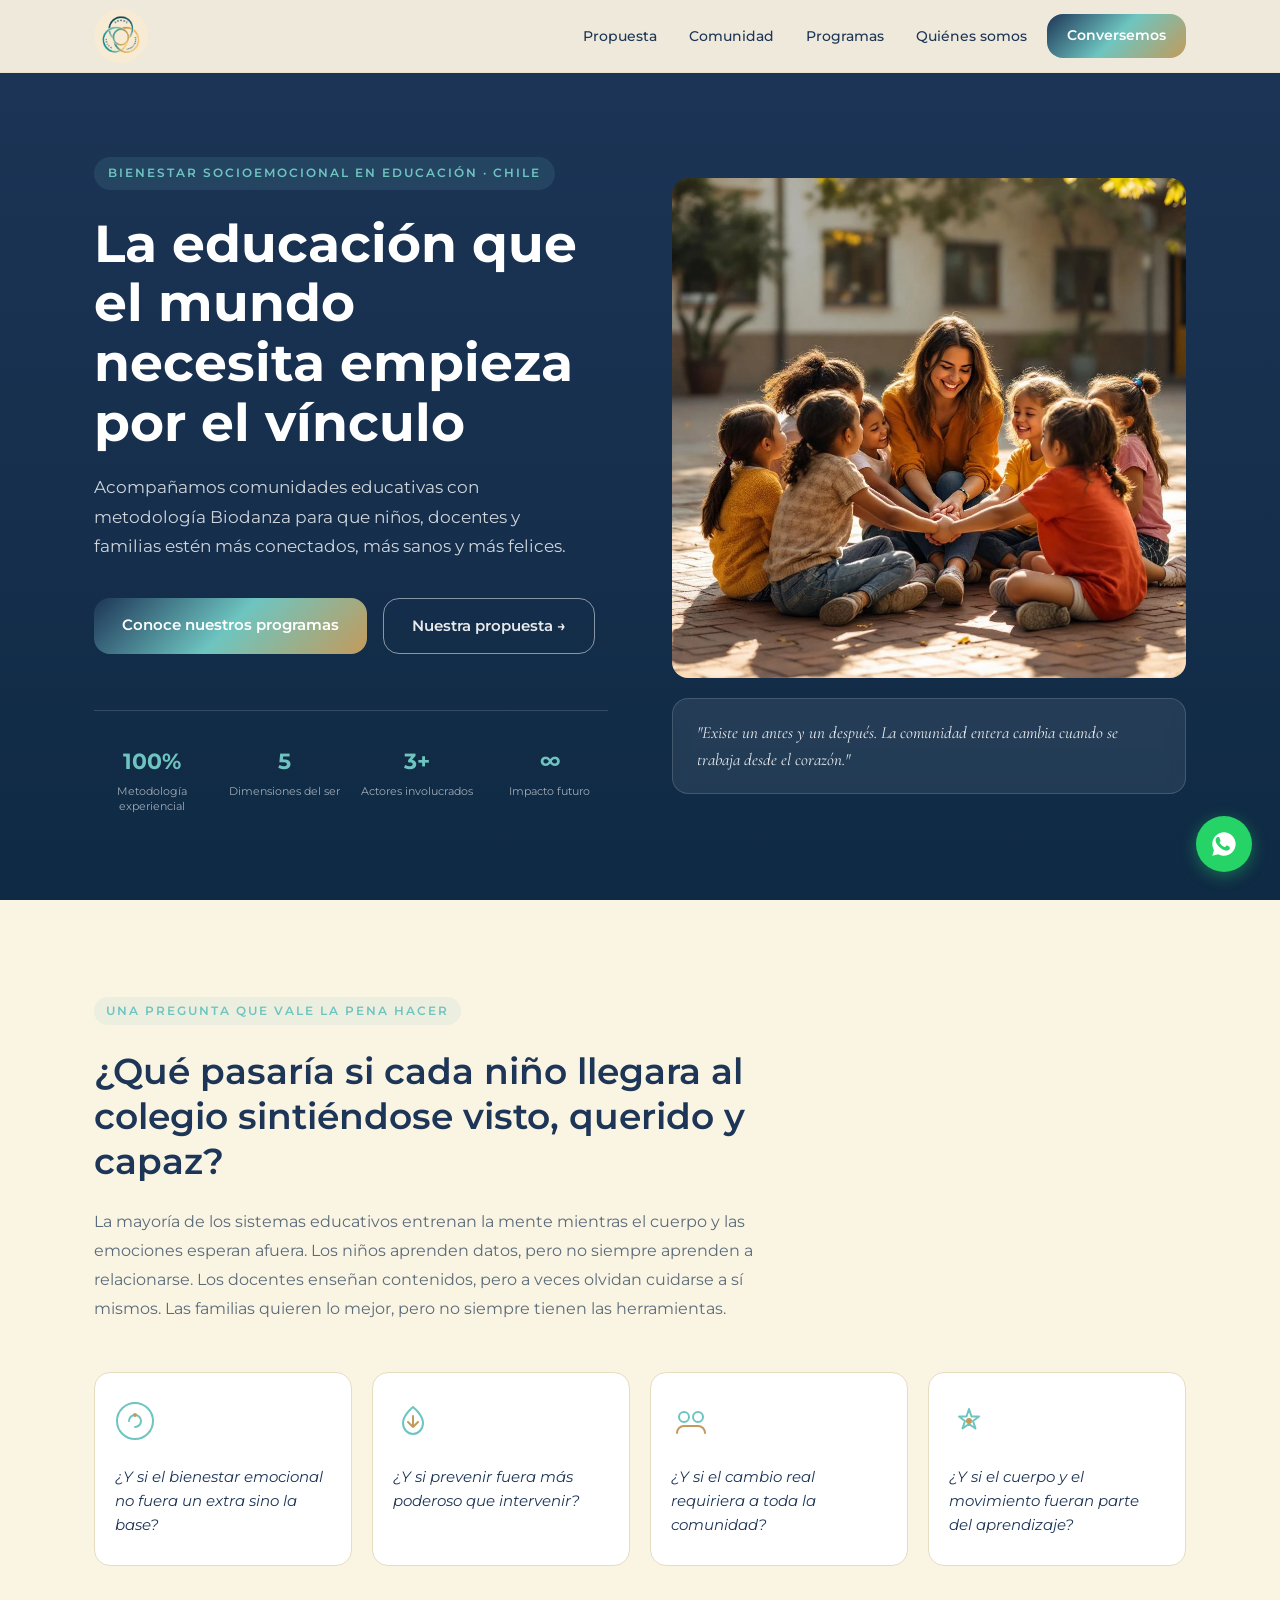
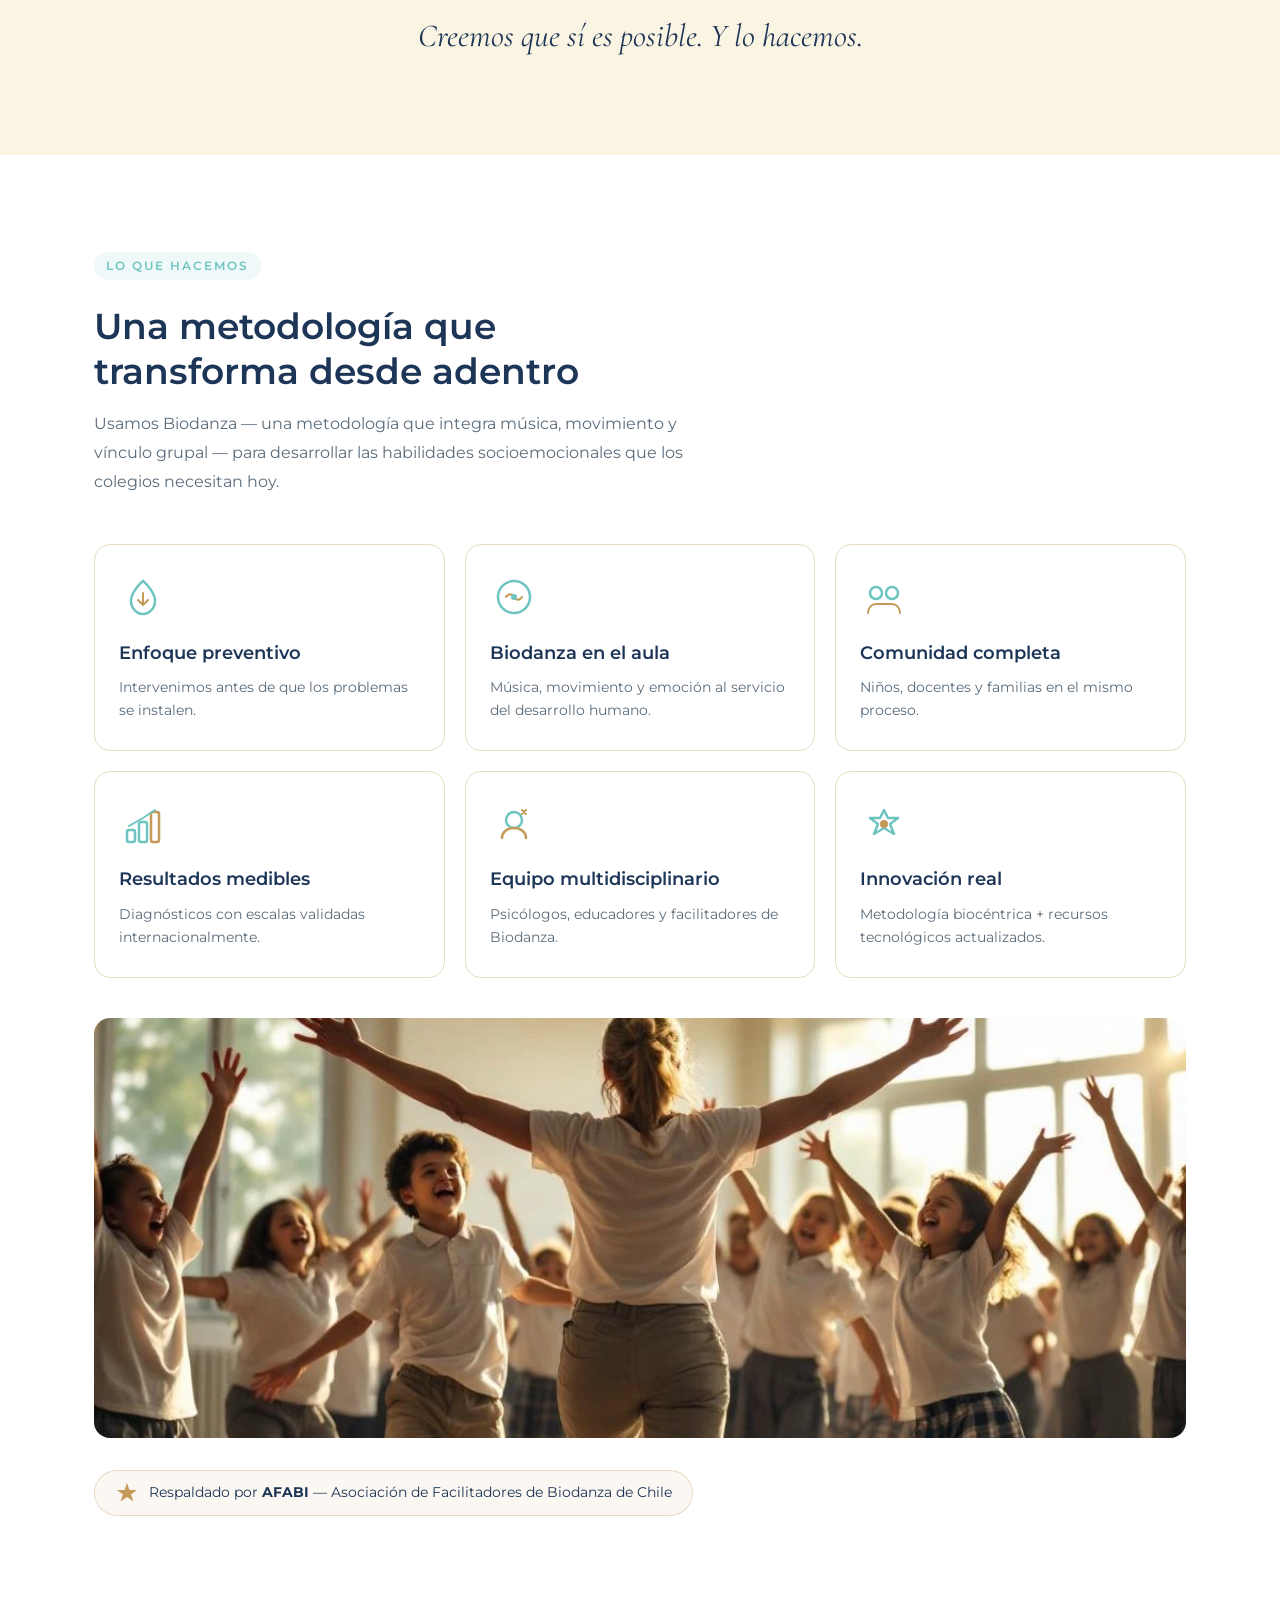
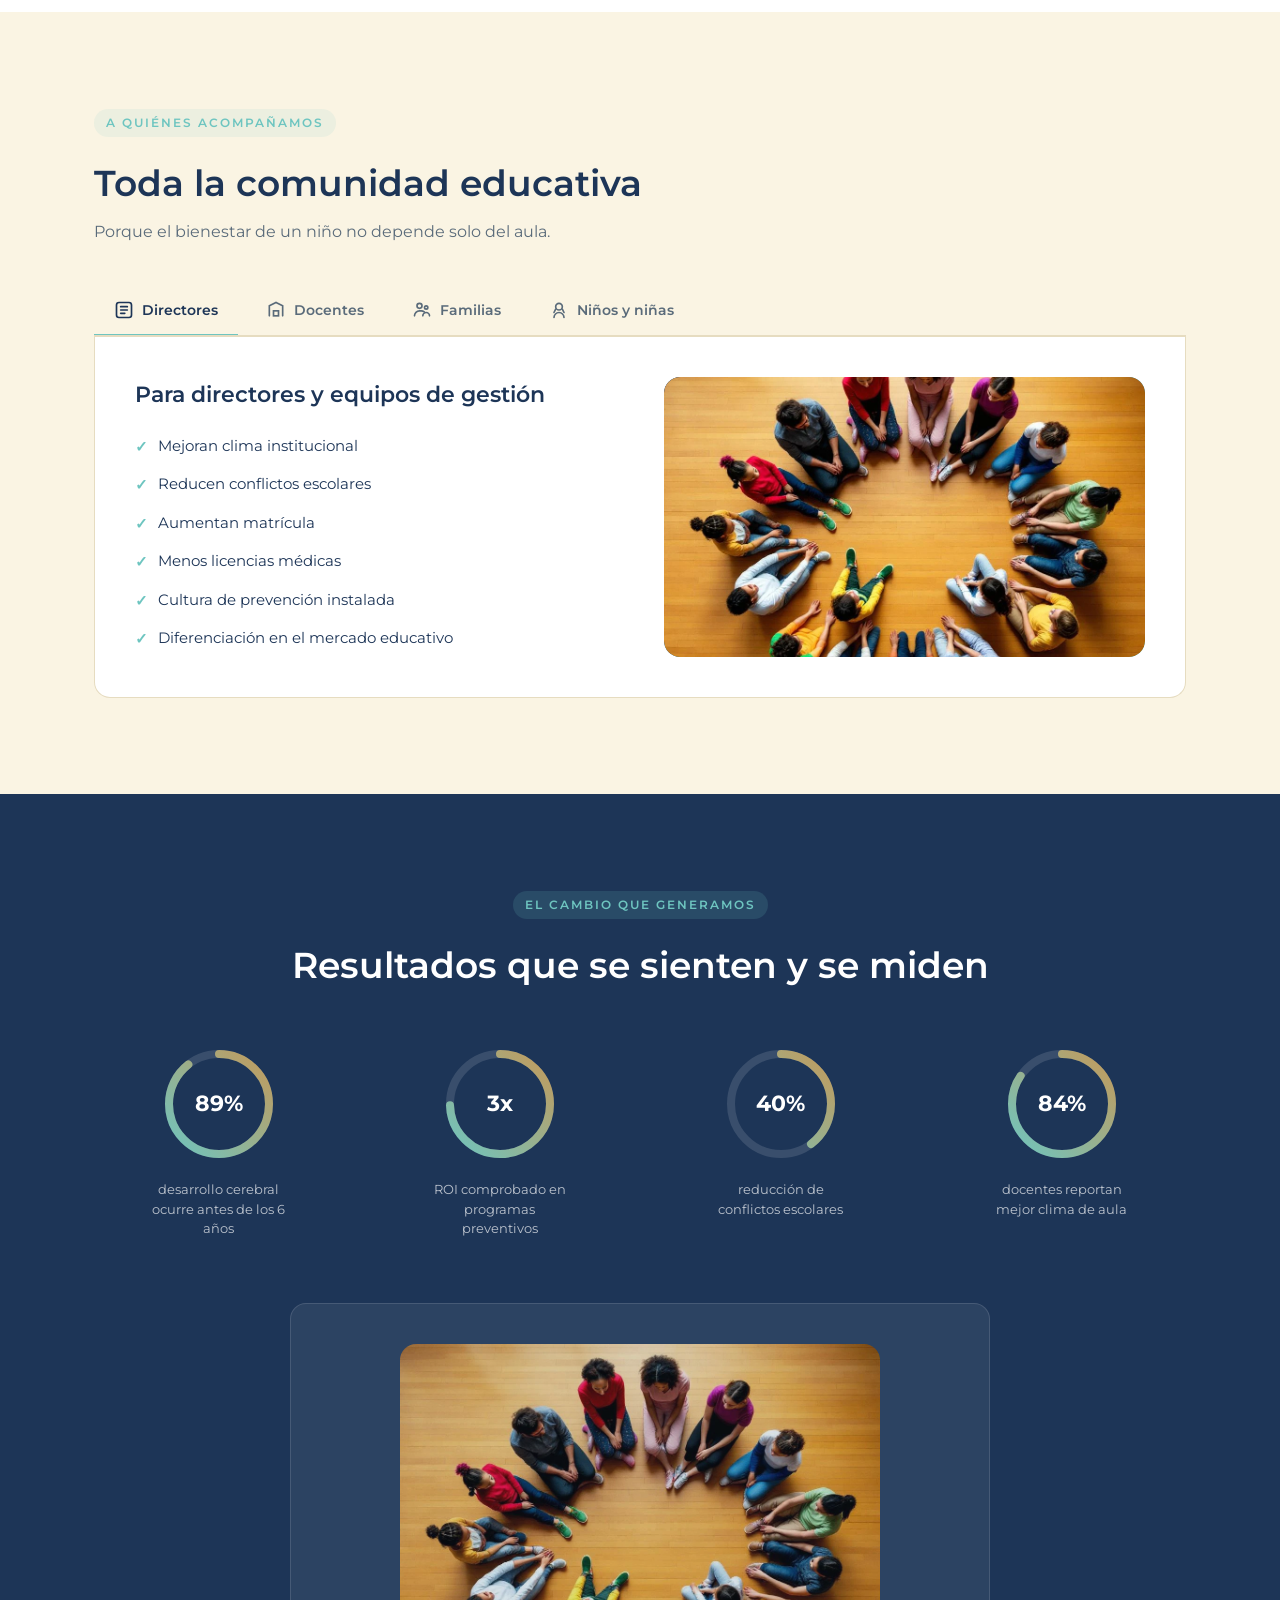
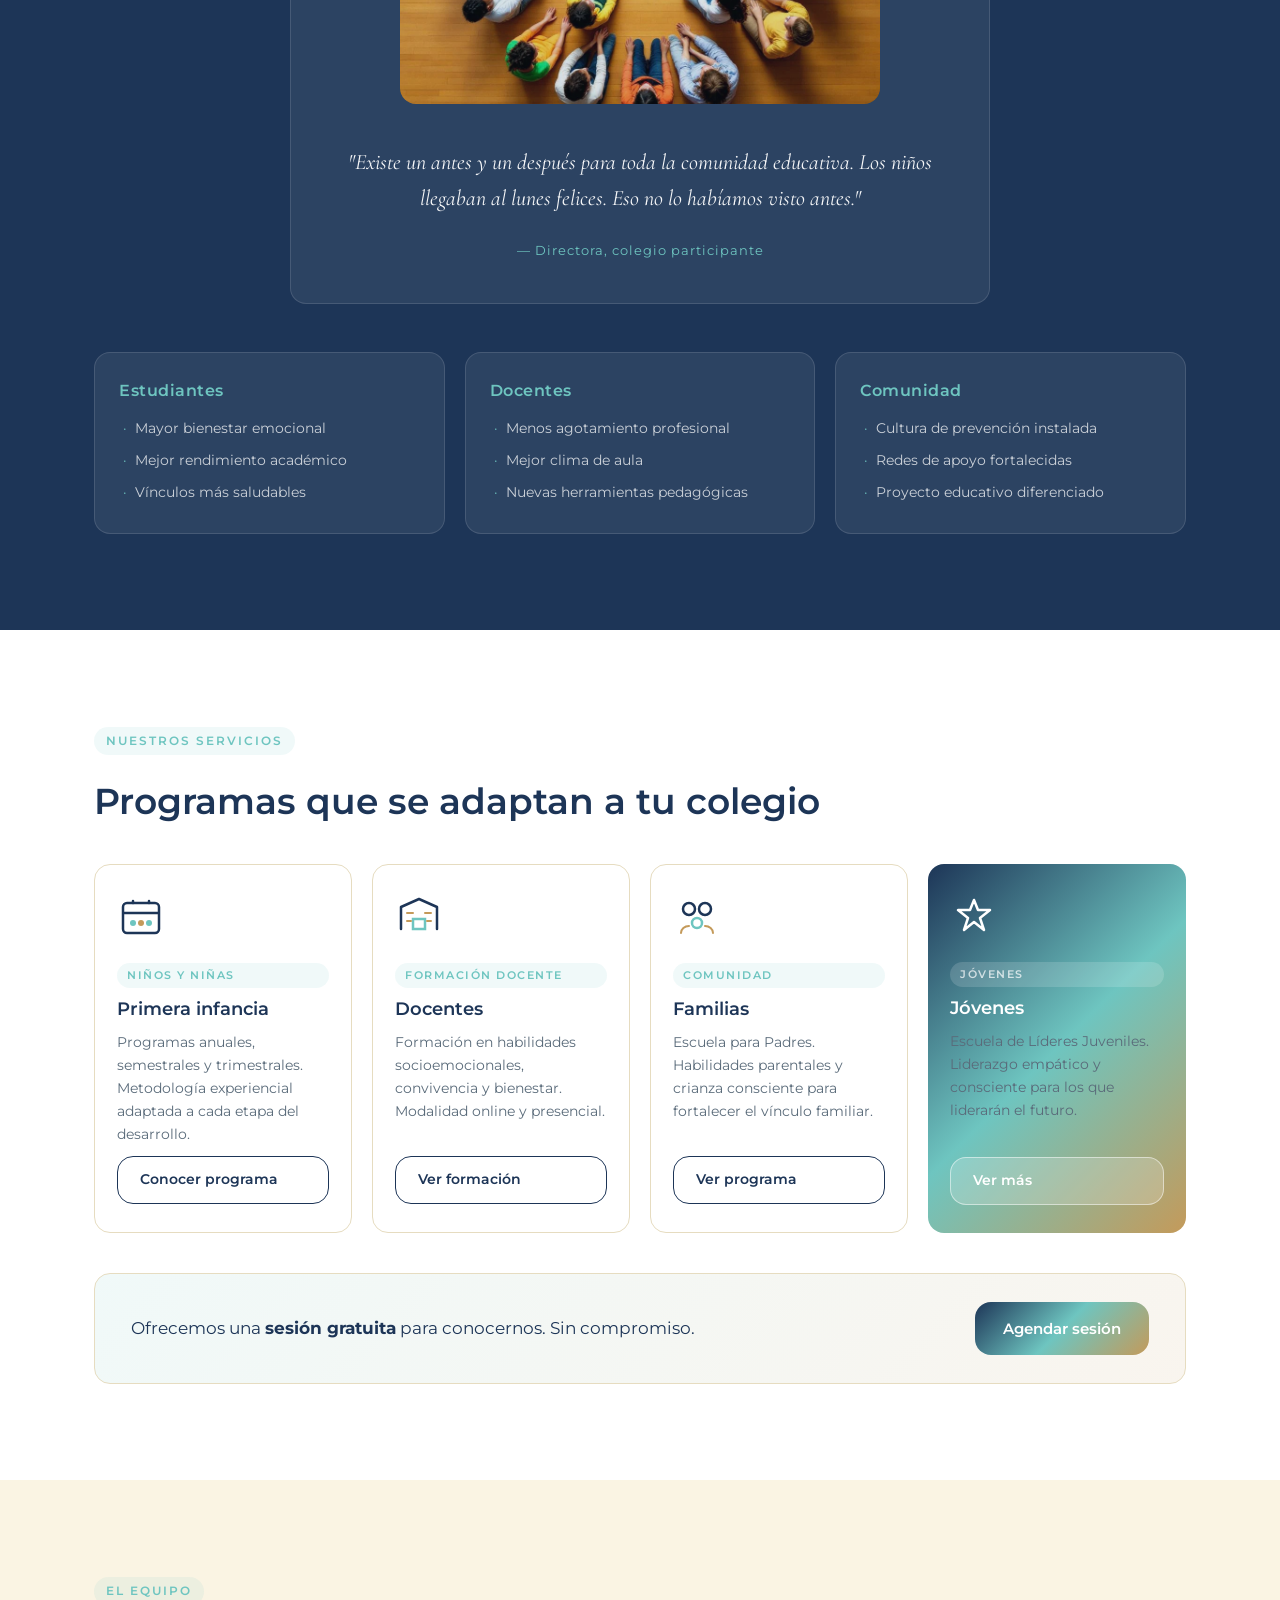
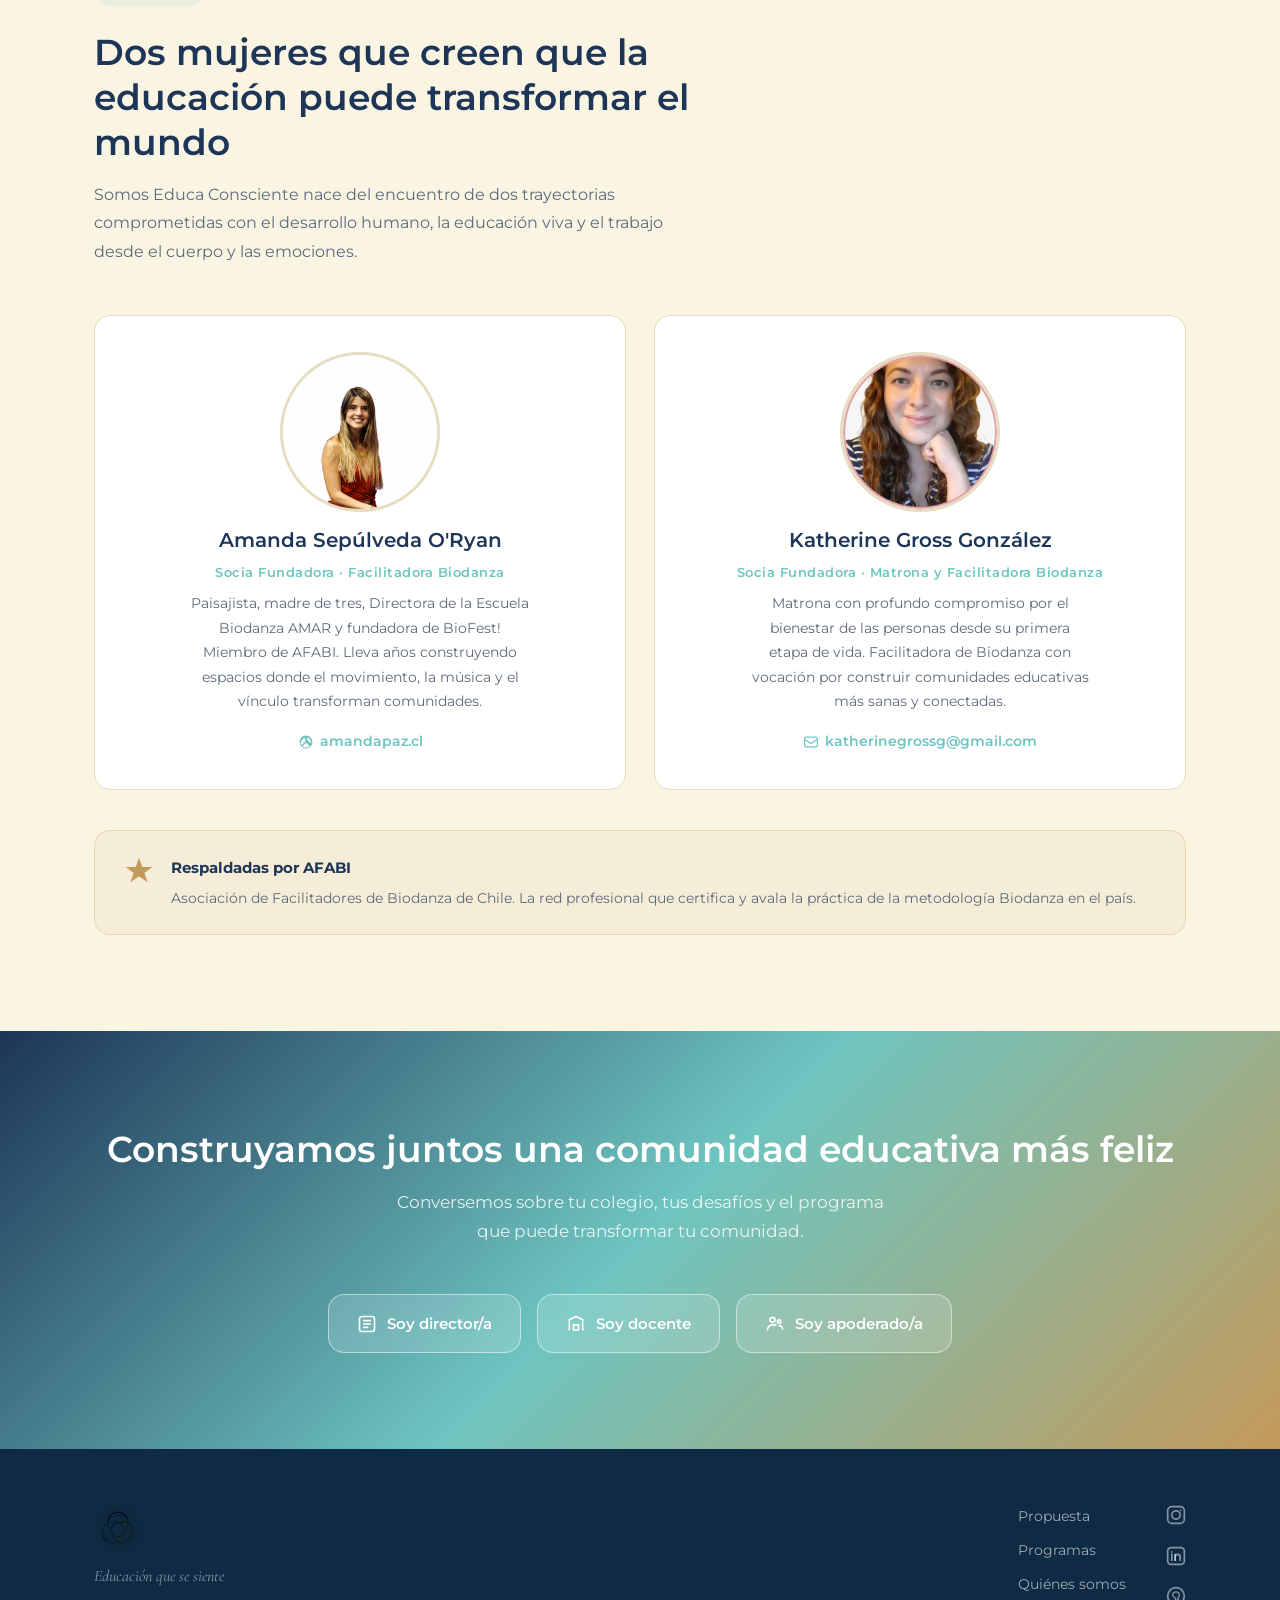
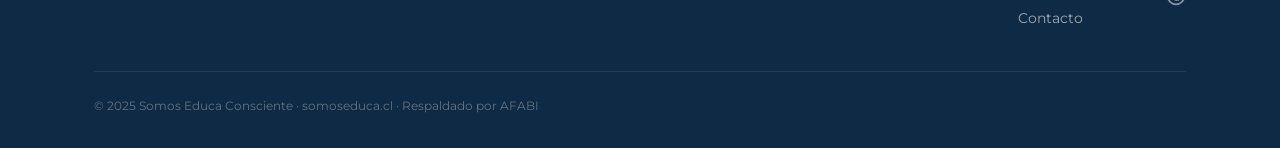
<file: index.html>
<!DOCTYPE html>
<html lang="es">
<head>
  <meta charset="UTF-8">
  <meta name="viewport" content="width=device-width, initial-scale=1.0">
  <title>Educación Socioemocional en Colegios | Biodanza Chile | Somos Educa Consciente</title>
  <meta name="description" content="Programas de bienestar socioemocional para colegios en Chile. Metodología Biodanza. Acompañamos a niños, docentes y familias. Somos Educa Consciente.">
  <meta name="keywords" content="educación socioemocional, biodanza escuelas, bienestar emocional colegios, programas socioemocionales chile, biodanza niños, talleres socioemocionales">
  <link rel="canonical" href="https://somoseduca.cl">
  <meta property="og:title" content="Somos Educa Consciente · Educación que se siente">
  <meta property="og:description" content="Bienestar socioemocional en colegios con metodología Biodanza. Chile.">
  <meta property="og:url" content="https://somoseduca.cl">
  <meta property="og:type" content="website">
  <link rel="preconnect" href="https://fonts.googleapis.com">
  <link rel="preconnect" href="https://fonts.gstatic.com" crossorigin>
  <link href="https://fonts.googleapis.com/css2?family=Cormorant+Garamond:ital,wght@0,400;0,600;1,400;1,600&family=Montserrat:wght@400;500;600;700&display=swap" rel="stylesheet">
  <link rel="stylesheet" href="styles.css">
</head>
<body>

  <!-- ===== NAVBAR ===== -->
  <nav class="navbar" id="navbar">
    <div class="nav-container">
      <a href="#" class="nav-logo">
        <img src="images/logo.jpeg" alt="Somos Educa Consciente" style="height: 54px; width: auto; mix-blend-mode: multiply; border-radius: 50%;">
      </a>
      <button class="hamburger" id="hamburger" aria-label="Menú" aria-expanded="false">
        <span></span><span></span><span></span>
      </button>
      <ul class="nav-links" id="nav-links">
        <li><a href="#propuesta" class="nav-link">Propuesta</a></li>
        <li><a href="#comunidad" class="nav-link">Comunidad</a></li>
        <li><a href="#programas" class="nav-link">Programas</a></li>
        <li><a href="#quienes" class="nav-link">Quiénes somos</a></li>
        <!-- <li><a href="investigacion.html" class="nav-link">Investigación</a></li> -->
        <!-- <li><a href="seo.html" class="nav-link">SEO</a></li> -->
        <li><a href="#contacto" class="nav-cta btn-primary">Conversemos</a></li>
      </ul>
    </div>
  </nav>

  <!-- ===== HERO ===== -->
  <section class="hero" id="inicio">
    <div class="hero-container">
      <div class="hero-content">
        <span class="hero-label">Bienestar socioemocional en educación · Chile</span>
        <h1 class="hero-h1">La educación que el mundo<br>necesita empieza por el vínculo</h1>
        <p class="hero-subtitle">Acompañamos comunidades educativas con metodología Biodanza para que niños, docentes y familias estén más conectados, más sanos y más felices.</p>
        <div class="hero-ctas">
          <a href="#programas" class="btn-primary">Conoce nuestros programas</a>
          <a href="#propuesta" class="btn-secondary-white">Nuestra propuesta →</a>
        </div>
        <div class="hero-stats">
          <div class="stat-item">
            <span class="stat-number">100%</span>
            <span class="stat-label">Metodología experiencial</span>
          </div>
          <div class="stat-item">
            <span class="stat-number">5</span>
            <span class="stat-label">Dimensiones del ser</span>
          </div>
          <div class="stat-item">
            <span class="stat-number">3+</span>
            <span class="stat-label">Actores involucrados</span>
          </div>
          <div class="stat-item">
            <span class="stat-number">∞</span>
            <span class="stat-label">Impacto futuro</span>
          </div>
        </div>
      </div>
      <div class="hero-visual">
        <img src="images/hero-comunidad.webp" alt="Comunidad educativa conectada — Somos Educa Consciente" class="hero-image" loading="eager" width="1440" height="810">
        <div class="hero-quote-card">
          <p class="quote-text">"Existe un antes y un después. La comunidad entera cambia cuando se trabaja desde el corazón."</p>
        </div>
      </div>
    </div>
  </section>

  <!-- ===== REFLEXIÓN ===== -->
  <section class="reflexion" id="reflexion">
    <div class="section-container">
      <span class="section-label">Una pregunta que vale la pena hacer</span>
      <h2>¿Qué pasaría si cada niño llegara al colegio sintiéndose visto, querido y capaz?</h2>
      <p class="reflexion-text">La mayoría de los sistemas educativos entrenan la mente mientras el cuerpo y las emociones esperan afuera. Los niños aprenden datos, pero no siempre aprenden a relacionarse. Los docentes enseñan contenidos, pero a veces olvidan cuidarse a sí mismos. Las familias quieren lo mejor, pero no siempre tienen las herramientas.</p>
      <div class="reflexion-cards">
        <div class="reflexion-card">
          <div class="reflexion-icon">
            <svg viewBox="0 0 40 40" fill="none" xmlns="http://www.w3.org/2000/svg" width="40" height="40">
              <circle cx="20" cy="20" r="18" stroke="#6EC5C0" stroke-width="2"/>
              <path d="M14 20c0-3.3 2.7-6 6-6s6 2.7 6 6-2.7 6-6 6" stroke="#6EC5C0" stroke-width="2" stroke-linecap="round"/>
              <circle cx="20" cy="14" r="2" fill="#C49A5A"/>
            </svg>
          </div>
          <p>¿Y si el bienestar emocional no fuera un extra sino la base?</p>
        </div>
        <div class="reflexion-card">
          <div class="reflexion-icon">
            <svg viewBox="0 0 40 40" fill="none" xmlns="http://www.w3.org/2000/svg" width="40" height="40">
              <path d="M20 6 C20 6 10 14 10 22 C10 28 14.5 33 20 33 C25.5 33 30 28 30 22 C30 14 20 6 20 6Z" stroke="#6EC5C0" stroke-width="2" fill="none"/>
              <path d="M20 15 L20 26 M15 21 L20 26 L25 21" stroke="#C49A5A" stroke-width="2" stroke-linecap="round" stroke-linejoin="round"/>
            </svg>
          </div>
          <p>¿Y si prevenir fuera más poderoso que intervenir?</p>
        </div>
        <div class="reflexion-card">
          <div class="reflexion-icon">
            <svg viewBox="0 0 40 40" fill="none" xmlns="http://www.w3.org/2000/svg" width="40" height="40">
              <circle cx="13" cy="16" r="5" stroke="#6EC5C0" stroke-width="2"/>
              <circle cx="27" cy="16" r="5" stroke="#6EC5C0" stroke-width="2"/>
              <path d="M6 32c0-4 3.1-7 7-7h14c3.9 0 7 3 7 7" stroke="#C49A5A" stroke-width="2" stroke-linecap="round"/>
            </svg>
          </div>
          <p>¿Y si el cambio real requiriera a toda la comunidad?</p>
        </div>
        <div class="reflexion-card">
          <div class="reflexion-icon">
            <svg viewBox="0 0 40 40" fill="none" xmlns="http://www.w3.org/2000/svg" width="40" height="40">
              <path d="M20 8 L22.5 15.5 L30 15.5 L24 20 L26.5 27.5 L20 23 L13.5 27.5 L16 20 L10 15.5 L17.5 15.5 Z" stroke="#6EC5C0" stroke-width="2" fill="none" stroke-linejoin="round"/>
              <circle cx="20" cy="20" r="3" fill="#C49A5A"/>
            </svg>
          </div>
          <p>¿Y si el cuerpo y el movimiento fueran parte del aprendizaje?</p>
        </div>
      </div>
      <p class="reflexion-frase">Creemos que sí es posible. Y lo hacemos.</p>
    </div>
  </section>

  <!-- ===== PROPUESTA ===== -->
  <section class="propuesta" id="propuesta">
    <div class="section-container">
      <span class="section-label">Lo que hacemos</span>
      <h2>Una metodología que transforma desde adentro</h2>
      <p class="propuesta-desc">Usamos Biodanza — una metodología que integra música, movimiento y vínculo grupal — para desarrollar las habilidades socioemocionales que los colegios necesitan hoy.</p>
      <div class="propuesta-grid">
        <div class="propuesta-card">
          <div class="propuesta-icon">
            <svg viewBox="0 0 48 48" fill="none" width="48" height="48">
              <path d="M24 8 C24 8 12 18 12 28 C12 35 17.4 41 24 41 C30.6 41 36 35 36 28 C36 18 24 8 24 8Z" stroke="#6EC5C0" stroke-width="2.5" fill="none"/>
              <path d="M24 20 L24 32 M19 27 L24 32 L29 27" stroke="#C49A5A" stroke-width="2" stroke-linecap="round" stroke-linejoin="round"/>
            </svg>
          </div>
          <h3>Enfoque preventivo</h3>
          <p>Intervenimos antes de que los problemas se instalen.</p>
        </div>
        <div class="propuesta-card">
          <div class="propuesta-icon">
            <svg viewBox="0 0 48 48" fill="none" width="48" height="48">
              <circle cx="24" cy="24" r="16" stroke="#6EC5C0" stroke-width="2.5"/>
              <path d="M16 24 C16 24 20 18 24 24 C28 30 32 24 32 24" stroke="#C49A5A" stroke-width="2" stroke-linecap="round"/>
              <circle cx="24" cy="24" r="3" fill="#6EC5C0"/>
            </svg>
          </div>
          <h3>Biodanza en el aula</h3>
          <p>Música, movimiento y emoción al servicio del desarrollo humano.</p>
        </div>
        <div class="propuesta-card">
          <div class="propuesta-icon">
            <svg viewBox="0 0 48 48" fill="none" width="48" height="48">
              <circle cx="16" cy="20" r="6" stroke="#6EC5C0" stroke-width="2.5"/>
              <circle cx="32" cy="20" r="6" stroke="#6EC5C0" stroke-width="2.5"/>
              <path d="M8 40c0-5 3.6-9 8-9h16c4.4 0 8 4 8 9" stroke="#C49A5A" stroke-width="2" stroke-linecap="round"/>
            </svg>
          </div>
          <h3>Comunidad completa</h3>
          <p>Niños, docentes y familias en el mismo proceso.</p>
        </div>
        <div class="propuesta-card">
          <div class="propuesta-icon">
            <svg viewBox="0 0 48 48" fill="none" width="48" height="48">
              <rect x="8" y="30" width="8" height="12" rx="2" stroke="#6EC5C0" stroke-width="2.5"/>
              <rect x="20" y="22" width="8" height="20" rx="2" stroke="#6EC5C0" stroke-width="2.5"/>
              <rect x="32" y="12" width="8" height="30" rx="2" stroke="#C49A5A" stroke-width="2.5"/>
              <path d="M10 26 L24 18 L36 10" stroke="#6EC5C0" stroke-width="2" stroke-linecap="round"/>
            </svg>
          </div>
          <h3>Resultados medibles</h3>
          <p>Diagnósticos con escalas validadas internacionalmente.</p>
        </div>
        <div class="propuesta-card">
          <div class="propuesta-icon">
            <svg viewBox="0 0 48 48" fill="none" width="48" height="48">
              <circle cx="24" cy="20" r="8" stroke="#6EC5C0" stroke-width="2.5"/>
              <path d="M12 38 C12 32 17.4 28 24 28 C30.6 28 36 32 36 38" stroke="#C49A5A" stroke-width="2.5" stroke-linecap="round"/>
              <path d="M32 14 L36 10 M36 14 L32 10" stroke="#C49A5A" stroke-width="2" stroke-linecap="round"/>
            </svg>
          </div>
          <h3>Equipo multidisciplinario</h3>
          <p>Psicólogos, educadores y facilitadores de Biodanza.</p>
        </div>
        <div class="propuesta-card">
          <div class="propuesta-icon">
            <svg viewBox="0 0 48 48" fill="none" width="48" height="48">
              <path d="M24 10 L28 18 L38 18 L30 24 L34 34 L24 28 L14 34 L18 24 L10 18 L20 18 Z" stroke="#6EC5C0" stroke-width="2.5" fill="none" stroke-linejoin="round"/>
              <circle cx="24" cy="24" r="4" fill="#C49A5A"/>
            </svg>
          </div>
          <h3>Innovación real</h3>
          <p>Metodología biocéntrica + recursos tecnológicos actualizados.</p>
        </div>
      </div>
      <div class="section-image">
        <img src="images/biodanza-sesion.webp" alt="Sesión de Biodanza en colegio" loading="lazy">
      </div>
      <div class="afabi-badge">
        <svg viewBox="0 0 24 24" fill="none" width="24" height="24">
          <path d="M12 2L14.5 9H22L16 13.5L18.5 20.5L12 16L5.5 20.5L8 13.5L2 9H9.5Z" fill="#C49A5A"/>
        </svg>
        <span>Respaldado por <strong>AFABI</strong> — Asociación de Facilitadores de Biodanza de Chile</span>
      </div>
    </div>
  </section>

  <!-- ===== COMUNIDAD (TABS) ===== -->
  <section class="comunidad" id="comunidad">
    <div class="section-container">
      <span class="section-label">A quiénes acompañamos</span>
      <h2>Toda la comunidad educativa</h2>
      <p class="comunidad-desc">Porque el bienestar de un niño no depende solo del aula.</p>
      <div class="tabs-wrapper">
        <div class="tabs-nav" role="tablist">
          <button class="tab-btn active" data-tab="directores" role="tab" aria-selected="true">
            <svg viewBox="0 0 24 24" fill="none" width="20" height="20"><rect x="3" y="3" width="18" height="18" rx="3" stroke="currentColor" stroke-width="2"/><path d="M8 12h8M8 8h8M8 16h5" stroke="currentColor" stroke-width="2" stroke-linecap="round"/></svg>
            Directores
          </button>
          <button class="tab-btn" data-tab="docentes" role="tab" aria-selected="false">
            <svg viewBox="0 0 24 24" fill="none" width="20" height="20"><path d="M4 19V7l8-4 8 4v12" stroke="currentColor" stroke-width="2" stroke-linecap="round"/><rect x="9" y="13" width="6" height="6" stroke="currentColor" stroke-width="2"/></svg>
            Docentes
          </button>
          <button class="tab-btn" data-tab="familias" role="tab" aria-selected="false">
            <svg viewBox="0 0 24 24" fill="none" width="20" height="20"><circle cx="9" cy="7" r="3" stroke="currentColor" stroke-width="2"/><circle cx="17" cy="9" r="2" stroke="currentColor" stroke-width="2"/><path d="M3 19c0-3.3 2.7-6 6-6h2c1.4 0 2.7.5 3.7 1.3" stroke="currentColor" stroke-width="2" stroke-linecap="round"/><path d="M13 19c0-2.2 1.8-4 4-4s4 1.8 4 4" stroke="currentColor" stroke-width="2" stroke-linecap="round"/></svg>
            Familias
          </button>
          <button class="tab-btn" data-tab="ninos" role="tab" aria-selected="false">
            <svg viewBox="0 0 24 24" fill="none" width="20" height="20"><circle cx="12" cy="8" r="4" stroke="currentColor" stroke-width="2"/><path d="M6 21c0-3.3 2.7-6 6-6s6 2.7 6 6" stroke="currentColor" stroke-width="2" stroke-linecap="round"/><path d="M8 11l-2 4M16 11l2 4" stroke="currentColor" stroke-width="2" stroke-linecap="round"/></svg>
            Niños y niñas
          </button>
        </div>
        <div class="tabs-content">
          <div class="tab-panel active" id="tab-directores" role="tabpanel">
            <div class="tab-panel-inner">
              <div class="tab-text">
                <h3>Para directores y equipos de gestión</h3>
                <ul class="benefit-list">
                  <li><span class="check">✓</span> Mejoran clima institucional</li>
                  <li><span class="check">✓</span> Reducen conflictos escolares</li>
                  <li><span class="check">✓</span> Aumentan matrícula</li>
                  <li><span class="check">✓</span> Menos licencias médicas</li>
                  <li><span class="check">✓</span> Cultura de prevención instalada</li>
                  <li><span class="check">✓</span> Diferenciación en el mercado educativo</li>
                </ul>
              </div>
              <div class="tab-image tab-image-directores">
                <img src="images/impacto-circulo.webp" alt="Comunidad educativa en círculo" loading="lazy">
              </div>
            </div>
          </div>
          <div class="tab-panel" id="tab-docentes" role="tabpanel">
            <div class="tab-panel-inner">
              <div class="tab-text">
                <h3>Para docentes y asistentes de la educación</h3>
                <ul class="benefit-list">
                  <li><span class="check">✓</span> Herramientas concretas para el aula</li>
                  <li><span class="check">✓</span> Se sienten acompañados</li>
                  <li><span class="check">✓</span> Mejor salud mental propia</li>
                  <li><span class="check">✓</span> Conexión más profunda con estudiantes</li>
                  <li><span class="check">✓</span> Metodologías innovadoras</li>
                  <li><span class="check">✓</span> Espacios de contención emocional</li>
                </ul>
              </div>
              <div class="tab-image tab-image-docentes">
                <img src="images/docentes-bienestar.webp" alt="Docentes en sesión de bienestar" loading="lazy">
              </div>
            </div>
          </div>
          <div class="tab-panel" id="tab-familias" role="tabpanel">
            <div class="tab-panel-inner">
              <div class="tab-text">
                <h3>Para familias y apoderados</h3>
                <ul class="benefit-list">
                  <li><span class="check">✓</span> Habilidades parentales concretas</li>
                  <li><span class="check">✓</span> Redes de apoyo genuinas</li>
                  <li><span class="check">✓</span> Mejor comunicación con sus hijos</li>
                  <li><span class="check">✓</span> Crianza consciente y respetuosa</li>
                  <li><span class="check">✓</span> Salud mental propia</li>
                  <li><span class="check">✓</span> Participación activa en el proceso educativo</li>
                </ul>
              </div>
              <div class="tab-image tab-image-familias">
                <img src="images/familia-conexion.webp" alt="Familia conectada — crianza consciente" loading="lazy">
              </div>
            </div>
          </div>
          <div class="tab-panel" id="tab-ninos" role="tabpanel">
            <div class="tab-panel-inner">
              <div class="tab-text">
                <h3>Para niños y niñas</h3>
                <ul class="benefit-list">
                  <li><span class="check">✓</span> Inteligencia afectiva desarrollada</li>
                  <li><span class="check">✓</span> Mayor creatividad y vitalidad</li>
                  <li><span class="check">✓</span> Mejor aprendizaje y concentración</li>
                  <li><span class="check">✓</span> Resiliencia y autocuidado</li>
                  <li><span class="check">✓</span> Se sienten vistos y queridos</li>
                  <li><span class="check">✓</span> Más solidarios y empáticos</li>
                </ul>
              </div>
              <div class="tab-image tab-image-ninos">
                <img src="images/ninos-alegria.webp" alt="Niños felices en colegio" loading="lazy">
              </div>
            </div>
          </div>
        </div>
      </div>
    </div>
  </section>

  <!-- ===== IMPACTO ===== -->
  <section class="impacto" id="impacto">
    <div class="section-container">
      <span class="section-label-light">El cambio que generamos</span>
      <h2 class="text-white">Resultados que se sienten y se miden</h2>
      <div class="stats-circles">
        <div class="stat-circle" data-target="90" data-suffix="%" data-label="desarrollo cerebral ocurre antes de los 6 años">
          <div class="circle-ring">
            <svg viewBox="0 0 120 120" width="120" height="120">
              <circle cx="60" cy="60" r="50" fill="none" stroke="#ffffff20" stroke-width="8"/>
              <circle cx="60" cy="60" r="50" fill="none" stroke="url(#ring1)" stroke-width="8" stroke-linecap="round" stroke-dasharray="314" stroke-dashoffset="314" class="circle-progress" data-percent="90"/>
              <defs>
                <linearGradient id="ring1" x1="0%" y1="0%" x2="100%" y2="100%">
                  <stop offset="0%" stop-color="#6EC5C0"/>
                  <stop offset="100%" stop-color="#C49A5A"/>
                </linearGradient>
              </defs>
            </svg>
            <div class="circle-inner">
              <span class="circle-number" data-target="90" data-suffix="%">0%</span>
            </div>
          </div>
          <p class="circle-label">desarrollo cerebral ocurre antes de los 6 años</p>
        </div>
        <div class="stat-circle" data-target="3" data-suffix="x" data-label="ROI comprobado en programas preventivos">
          <div class="circle-ring">
            <svg viewBox="0 0 120 120" width="120" height="120">
              <circle cx="60" cy="60" r="50" fill="none" stroke="#ffffff20" stroke-width="8"/>
              <circle cx="60" cy="60" r="50" fill="none" stroke="url(#ring2)" stroke-width="8" stroke-linecap="round" stroke-dasharray="314" stroke-dashoffset="314" class="circle-progress" data-percent="75"/>
              <defs>
                <linearGradient id="ring2" x1="0%" y1="0%" x2="100%" y2="100%">
                  <stop offset="0%" stop-color="#6EC5C0"/>
                  <stop offset="100%" stop-color="#C49A5A"/>
                </linearGradient>
              </defs>
            </svg>
            <div class="circle-inner">
              <span class="circle-number" data-target="3" data-suffix="x">0x</span>
            </div>
          </div>
          <p class="circle-label">ROI comprobado en programas preventivos</p>
        </div>
        <div class="stat-circle" data-target="40" data-suffix="%" data-label="reducción de conflictos escolares">
          <div class="circle-ring">
            <svg viewBox="0 0 120 120" width="120" height="120">
              <circle cx="60" cy="60" r="50" fill="none" stroke="#ffffff20" stroke-width="8"/>
              <circle cx="60" cy="60" r="50" fill="none" stroke="url(#ring3)" stroke-width="8" stroke-linecap="round" stroke-dasharray="314" stroke-dashoffset="314" class="circle-progress" data-percent="40"/>
              <defs>
                <linearGradient id="ring3" x1="0%" y1="0%" x2="100%" y2="100%">
                  <stop offset="0%" stop-color="#6EC5C0"/>
                  <stop offset="100%" stop-color="#C49A5A"/>
                </linearGradient>
              </defs>
            </svg>
            <div class="circle-inner">
              <span class="circle-number" data-target="40" data-suffix="%">0%</span>
            </div>
          </div>
          <p class="circle-label">reducción de conflictos escolares</p>
        </div>
        <div class="stat-circle" data-target="85" data-suffix="%" data-label="docentes reportan mejor clima de aula">
          <div class="circle-ring">
            <svg viewBox="0 0 120 120" width="120" height="120">
              <circle cx="60" cy="60" r="50" fill="none" stroke="#ffffff20" stroke-width="8"/>
              <circle cx="60" cy="60" r="50" fill="none" stroke="url(#ring4)" stroke-width="8" stroke-linecap="round" stroke-dasharray="314" stroke-dashoffset="314" class="circle-progress" data-percent="85"/>
              <defs>
                <linearGradient id="ring4" x1="0%" y1="0%" x2="100%" y2="100%">
                  <stop offset="0%" stop-color="#6EC5C0"/>
                  <stop offset="100%" stop-color="#C49A5A"/>
                </linearGradient>
              </defs>
            </svg>
            <div class="circle-inner">
              <span class="circle-number" data-target="85" data-suffix="%">0%</span>
            </div>
          </div>
          <p class="circle-label">docentes reportan mejor clima de aula</p>
        </div>
      </div>
      <div class="testimonial-block">
        <img src="images/impacto-circulo.webp" alt="Impacto en comunidad educativa" class="impacto-img" loading="lazy">
        <blockquote>
          <p>"Existe un antes y un después para toda la comunidad educativa. Los niños llegaban al lunes felices. Eso no lo habíamos visto antes."</p>
          <cite>— Directora, colegio participante</cite>
        </blockquote>
      </div>
      <div class="impacto-cards">
        <div class="impacto-card">
          <h4>Estudiantes</h4>
          <ul>
            <li>Mayor bienestar emocional</li>
            <li>Mejor rendimiento académico</li>
            <li>Vínculos más saludables</li>
          </ul>
        </div>
        <div class="impacto-card">
          <h4>Docentes</h4>
          <ul>
            <li>Menos agotamiento profesional</li>
            <li>Mejor clima de aula</li>
            <li>Nuevas herramientas pedagógicas</li>
          </ul>
        </div>
        <div class="impacto-card">
          <h4>Comunidad</h4>
          <ul>
            <li>Cultura de prevención instalada</li>
            <li>Redes de apoyo fortalecidas</li>
            <li>Proyecto educativo diferenciado</li>
          </ul>
        </div>
      </div>
    </div>
  </section>

  <!-- ===== PROGRAMAS ===== -->
  <section class="programas" id="programas">
    <div class="section-container">
      <span class="section-label">Nuestros servicios</span>
      <h2>Programas que se adaptan a tu colegio</h2>
      <div class="programas-grid">
        <div class="programa-card">
          <div class="programa-icon">
            <svg viewBox="0 0 48 48" fill="none" width="48" height="48">
              <rect x="6" y="10" width="36" height="30" rx="4" stroke="#1D3557" stroke-width="2.5"/>
              <path d="M16 10V8M32 10V8" stroke="#1D3557" stroke-width="2.5" stroke-linecap="round"/>
              <path d="M6 20h36" stroke="#1D3557" stroke-width="2.5"/>
              <circle cx="16" cy="30" r="3" fill="#6EC5C0"/>
              <circle cx="24" cy="30" r="3" fill="#C49A5A"/>
              <circle cx="32" cy="30" r="3" fill="#6EC5C0"/>
            </svg>
          </div>
          <span class="programa-tag">Niños y niñas</span>
          <h3>Primera infancia</h3>
          <p>Programas anuales, semestrales y trimestrales. Metodología experiencial adaptada a cada etapa del desarrollo.</p>
          <a href="mailto:somoseducaconsciente@gmail.com?subject=Programa Primera Infancia" class="btn-outline">Conocer programa</a>
        </div>
        <div class="programa-card">
          <div class="programa-icon">
            <svg viewBox="0 0 48 48" fill="none" width="48" height="48">
              <path d="M6 36V14l18-8 18 8v22" stroke="#1D3557" stroke-width="2.5" stroke-linecap="round" stroke-linejoin="round"/>
              <rect x="18" y="26" width="12" height="10" stroke="#6EC5C0" stroke-width="2.5"/>
              <path d="M12 20h6M30 20h6M12 28h4M32 28h4" stroke="#C49A5A" stroke-width="2" stroke-linecap="round"/>
            </svg>
          </div>
          <span class="programa-tag">Formación docente</span>
          <h3>Docentes</h3>
          <p>Formación en habilidades socioemocionales, convivencia y bienestar. Modalidad online y presencial.</p>
          <a href="mailto:somoseducaconsciente@gmail.com?subject=Formacion Docentes" class="btn-outline">Ver formación</a>
        </div>
        <div class="programa-card">
          <div class="programa-icon">
            <svg viewBox="0 0 48 48" fill="none" width="48" height="48">
              <circle cx="16" cy="16" r="6" stroke="#1D3557" stroke-width="2.5"/>
              <circle cx="32" cy="16" r="6" stroke="#1D3557" stroke-width="2.5"/>
              <circle cx="24" cy="30" r="5" stroke="#6EC5C0" stroke-width="2.5"/>
              <path d="M8 40c0-4 3.6-7 8-7M32 33c4.4 0 8 3 8 7" stroke="#C49A5A" stroke-width="2" stroke-linecap="round"/>
            </svg>
          </div>
          <span class="programa-tag">Comunidad</span>
          <h3>Familias</h3>
          <p>Escuela para Padres. Habilidades parentales y crianza consciente para fortalecer el vínculo familiar.</p>
          <a href="mailto:somoseducaconsciente@gmail.com?subject=Programa Familias" class="btn-outline">Ver programa</a>
        </div>
        <div class="programa-card programa-card-featured">
          <div class="programa-icon">
            <svg viewBox="0 0 48 48" fill="none" width="48" height="48">
              <path d="M24 8 L28 18 L40 18 L30 26 L34 38 L24 30 L14 38 L18 26 L8 18 L20 18 Z" stroke="white" stroke-width="2.5" fill="none" stroke-linejoin="round"/>
            </svg>
          </div>
          <span class="programa-tag">Jóvenes</span>
          <h3>Jóvenes</h3>
          <p>Escuela de Líderes Juveniles. Liderazgo empático y consciente para los que liderarán el futuro.</p>
          <a href="mailto:somoseducaconsciente@gmail.com?subject=Programa Jovenes" class="btn-primary-small">Ver más</a>
        </div>
      </div>
      <div class="sesion-banner">
        <div class="sesion-banner-content">
          <p>Ofrecemos una <strong>sesión gratuita</strong> para conocernos. Sin compromiso.</p>
          <a href="mailto:somoseducaconsciente@gmail.com?subject=Sesion gratuita" class="btn-primary">Agendar sesión</a>
        </div>
      </div>
    </div>
  </section>

  <!-- ===== QUIÉNES SOMOS ===== -->
  <section class="quienes" id="quienes">
    <div class="section-container">
      <span class="section-label">El equipo</span>
      <h2>Dos mujeres que creen que la educación puede transformar el mundo</h2>
      <p class="quienes-intro">Somos Educa Consciente nace del encuentro de dos trayectorias comprometidas con el desarrollo humano, la educación viva y el trabajo desde el cuerpo y las emociones.</p>
      <div class="founders-grid">
        <div class="founder-card">
          <img src="images/amanda.jpeg" alt="Amanda Sepúlveda O'Ryan — Socia Fundadora" class="founder-photo">
          <div class="founder-info">
            <h3>Amanda Sepúlveda O'Ryan</h3>
            <span class="founder-role">Socia Fundadora · Facilitadora Biodanza</span>
            <p>Paisajista, madre de tres, Directora de la Escuela Biodanza AMAR y fundadora de BioFest! Miembro de AFABI. Lleva años construyendo espacios donde el movimiento, la música y el vínculo transforman comunidades.</p>
            <a href="https://amandapaz.cl" target="_blank" rel="noopener" class="founder-link">
              <svg viewBox="0 0 20 20" fill="none" width="16" height="16"><path d="M10 2C5.6 2 2 5.6 2 10s3.6 8 8 8 8-3.6 8-8-3.6-8-8-8zm6 8c0 .6-.1 1.1-.2 1.7l-4.4-4.4V4.1C13.7 5 16 7.3 16 10zM9 4.1v5.2L4.3 14c-.5-.9-.8-2-.8-3 0-3.1 2.4-5.6 5.5-5.9zM5.5 15.3 10 10.8l4.5 4.5c-1.3 1-2.9 1.7-4.5 1.7s-3.2-.7-4.5-1.7z" fill="#6EC5C0"/></svg>
              amandapaz.cl
            </a>
          </div>
        </div>
        <div class="founder-card">
          <img src="images/katherine.jpeg" alt="Katherine Gross González — Socia Fundadora" class="founder-photo">
          <div class="founder-info">
            <h3>Katherine Gross González</h3>
            <span class="founder-role">Socia Fundadora · Matrona y Facilitadora Biodanza</span>
            <p>Matrona con profundo compromiso por el bienestar de las personas desde su primera etapa de vida. Facilitadora de Biodanza con vocación por construir comunidades educativas más sanas y conectadas.</p>
            <a href="mailto:katherinegrossg@gmail.com" class="founder-link">
              <svg viewBox="0 0 20 20" fill="none" width="16" height="16"><rect x="2" y="4" width="16" height="12" rx="2" stroke="#6EC5C0" stroke-width="1.5"/><path d="M2 7l8 5 8-5" stroke="#6EC5C0" stroke-width="1.5" stroke-linecap="round"/></svg>
              katherinegrossg@gmail.com
            </a>
          </div>
        </div>
      </div>
      <div class="afabi-section">
        <div class="afabi-badge-large">
          <svg viewBox="0 0 24 24" fill="none" width="32" height="32"><path d="M12 2L14.5 9H22L16 13.5L18.5 20.5L12 16L5.5 20.5L8 13.5L2 9H9.5Z" fill="#C49A5A"/></svg>
          <div>
            <strong>Respaldadas por AFABI</strong>
            <p>Asociación de Facilitadores de Biodanza de Chile. La red profesional que certifica y avala la práctica de la metodología Biodanza en el país.</p>
          </div>
        </div>
      </div>
    </div>
  </section>

  <!-- ===== CTA FINAL ===== -->
  <section class="cta-final" id="contacto">
    <div class="section-container">
      <h2>Construyamos juntos una comunidad educativa más feliz</h2>
      <p>Conversemos sobre tu colegio, tus desafíos y el programa que puede transformar tu comunidad.</p>
      <div class="cta-buttons">
        <a href="mailto:somoseducaconsciente@gmail.com?subject=Soy director/a" class="cta-btn">
          <svg viewBox="0 0 24 24" fill="none" width="20" height="20"><rect x="3" y="3" width="18" height="18" rx="3" stroke="currentColor" stroke-width="2"/><path d="M8 12h8M8 8h8M8 16h5" stroke="currentColor" stroke-width="2" stroke-linecap="round"/></svg>
          Soy director/a
        </a>
        <a href="mailto:somoseducaconsciente@gmail.com?subject=Soy docente" class="cta-btn">
          <svg viewBox="0 0 24 24" fill="none" width="20" height="20"><path d="M4 19V7l8-4 8 4v12" stroke="currentColor" stroke-width="2" stroke-linecap="round"/><rect x="9" y="13" width="6" height="6" stroke="currentColor" stroke-width="2"/></svg>
          Soy docente
        </a>
        <a href="mailto:somoseducaconsciente@gmail.com?subject=Soy apoderado/a" class="cta-btn">
          <svg viewBox="0 0 24 24" fill="none" width="20" height="20"><circle cx="9" cy="7" r="3" stroke="currentColor" stroke-width="2"/><circle cx="17" cy="9" r="2" stroke="currentColor" stroke-width="2"/><path d="M3 19c0-3.3 2.7-6 6-6h4M17 14c2.2 0 4 1.8 4 4" stroke="currentColor" stroke-width="2" stroke-linecap="round"/></svg>
          Soy apoderado/a
        </a>
      </div>
    </div>
  </section>

  <!-- ===== FOOTER ===== -->
  <footer class="footer">
    <div class="footer-container">
      <div class="footer-brand">
        <a href="#" class="footer-logo">
          <img src="images/logo.jpeg" alt="Somos Educa Consciente" style="height: 48px; width: auto; mix-blend-mode: multiply; border-radius: 50%;">
        </a>
        <p class="footer-tagline">Educación que se siente</p>
      </div>
      <nav class="footer-nav">
        <a href="#propuesta">Propuesta</a>
        <a href="#programas">Programas</a>
        <a href="#quienes">Quiénes somos</a>
        <a href="mailto:somoseducaconsciente@gmail.com">Contacto</a>
      </nav>
      <div class="footer-social">
        <a href="https://instagram.com" target="_blank" rel="noopener" aria-label="Instagram">
          <svg viewBox="0 0 24 24" fill="none" width="20" height="20"><rect x="2" y="2" width="20" height="20" rx="5" stroke="currentColor" stroke-width="2"/><circle cx="12" cy="12" r="5" stroke="currentColor" stroke-width="2"/><circle cx="17.5" cy="6.5" r="1" fill="currentColor"/></svg>
        </a>
        <a href="https://linkedin.com" target="_blank" rel="noopener" aria-label="LinkedIn">
          <svg viewBox="0 0 24 24" fill="none" width="20" height="20"><rect x="2" y="2" width="20" height="20" rx="4" stroke="currentColor" stroke-width="2"/><path d="M7 10v7M7 7v.5" stroke="currentColor" stroke-width="2" stroke-linecap="round"/><path d="M11 17v-4c0-1.7 1.3-3 3-3s3 1.3 3 3v4" stroke="currentColor" stroke-width="2" stroke-linecap="round"/><path d="M11 10v7" stroke="currentColor" stroke-width="2" stroke-linecap="round"/></svg>
        </a>
        <a href="https://wa.me/56990861386" target="_blank" rel="noopener" aria-label="WhatsApp">
          <svg viewBox="0 0 24 24" fill="none" width="20" height="20"><circle cx="12" cy="12" r="10" stroke="currentColor" stroke-width="2"/><path d="M8 11c0-2.2 1.8-4 4-4s4 1.8 4 4c0 1.4-.7 2.6-1.8 3.4L15 17h-4l.6-2.3C10.6 14 8 12.7 8 11z" stroke="currentColor" stroke-width="1.5" stroke-linecap="round" stroke-linejoin="round"/></svg>
        </a>
      </div>
      <div class="footer-copy">
        <p>© 2025 Somos Educa Consciente · somoseduca.cl · Respaldado por AFABI</p>
      </div>
    </div>
  </footer>

  <!-- WhatsApp Float -->
  <a href="https://wa.me/56990861386" target="_blank" rel="noopener" class="whatsapp-float" aria-label="Escribir por WhatsApp">
    <svg viewBox="0 0 24 24" fill="none" width="28" height="28">
      <path d="M12 2C6.5 2 2 6.5 2 12c0 1.8.5 3.6 1.4 5.1L2 22l5.1-1.3C8.5 21.5 10.2 22 12 22c5.5 0 10-4.5 10-10S17.5 2 12 2z" fill="white"/>
      <path d="M16.5 14.2c-.3-.1-1.7-.8-1.9-.9-.3-.1-.5-.1-.7.1-.2.3-.7.9-.9 1.1-.2.2-.3.2-.6.1-.3-.2-1.3-.5-2.4-1.5-.9-.8-1.5-1.8-1.7-2.1-.2-.3 0-.5.1-.6.1-.1.3-.3.4-.5.1-.2.1-.3.2-.5.1-.2 0-.4 0-.5-.1-.2-.7-1.7-.9-2.3-.2-.5-.5-.5-.7-.5-.2 0-.4 0-.6 0s-.6.1-.9.4c-.3.3-1.1 1.1-1.1 2.6s1.1 3 1.3 3.2c.1.2 2.2 3.3 5.3 4.6.7.3 1.3.5 1.7.6.7.2 1.4.2 1.9.1.6-.1 1.7-.7 1.9-1.3.2-.7.2-1.2.2-1.3-.1-.1-.3-.2-.6-.3z" fill="#25D366"/>
    </svg>
  </a>

  <script src="script.js"></script>
</body>
</html>
</file>
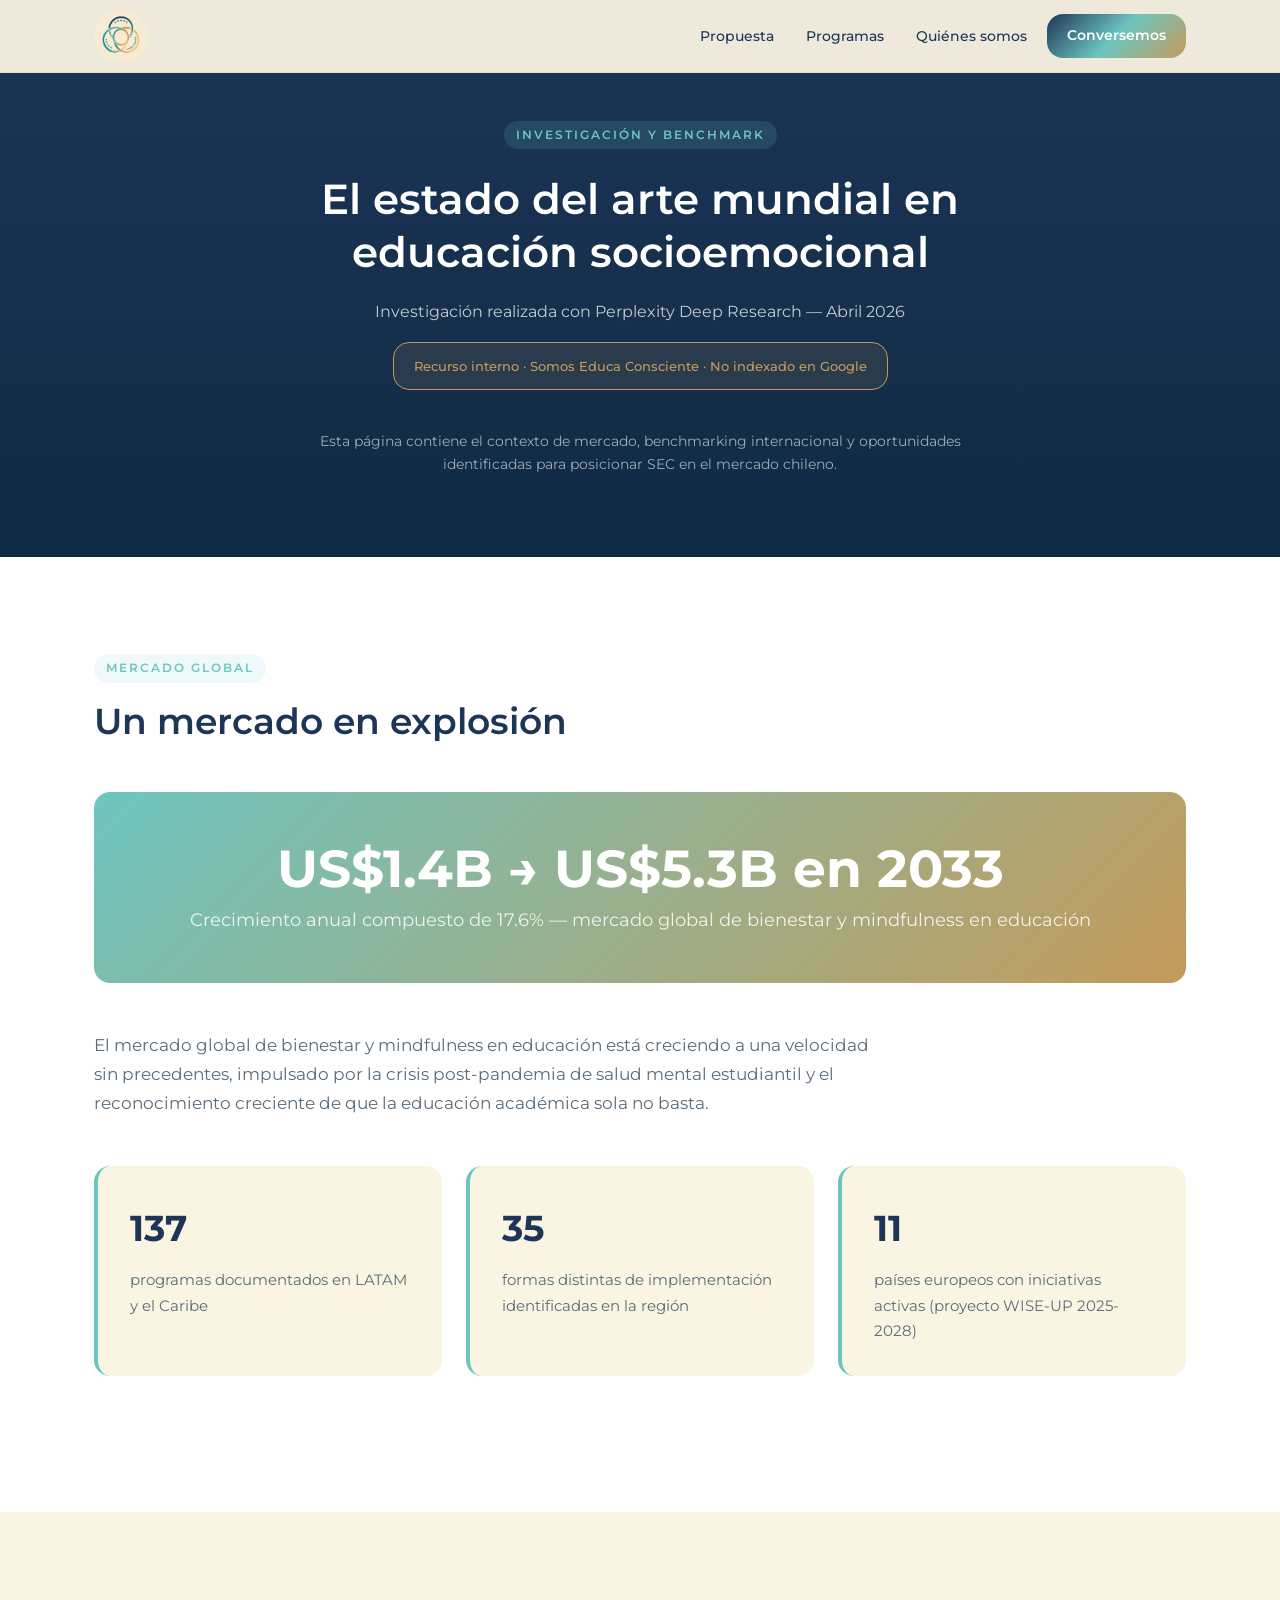
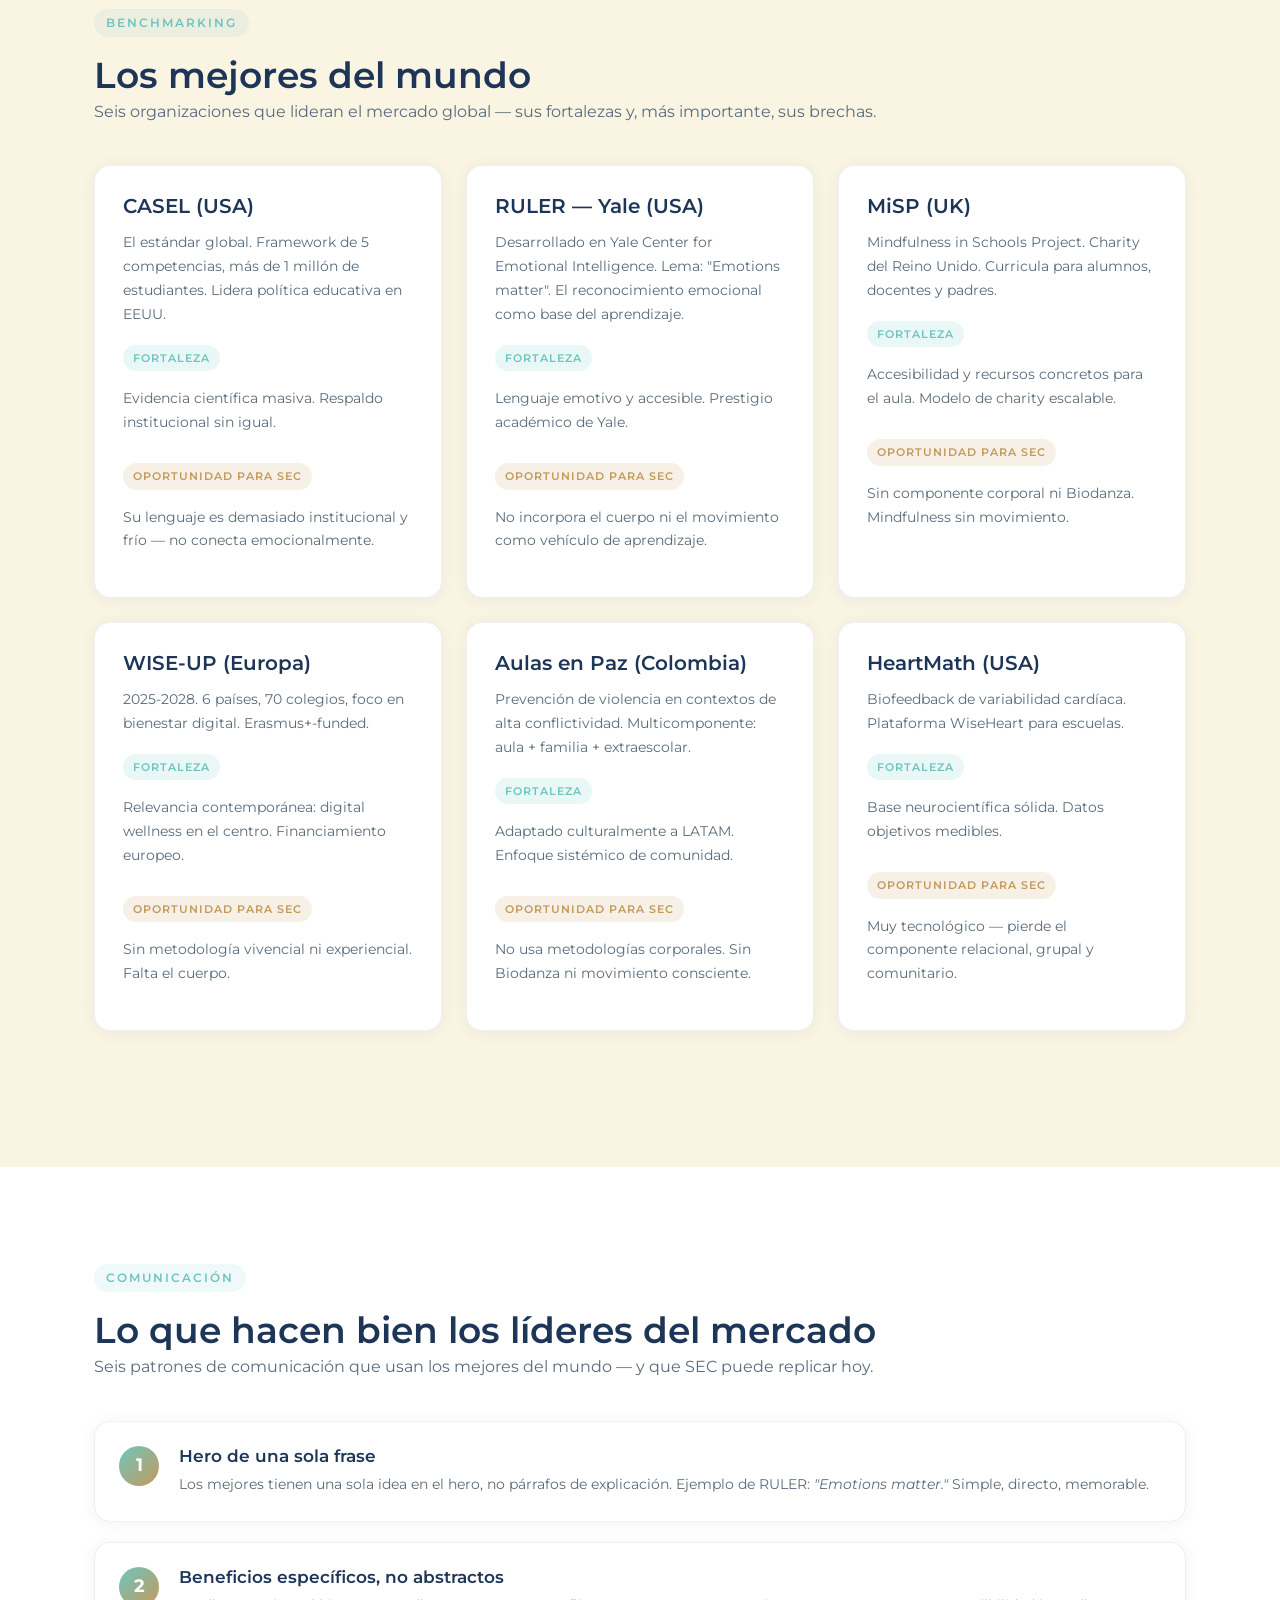
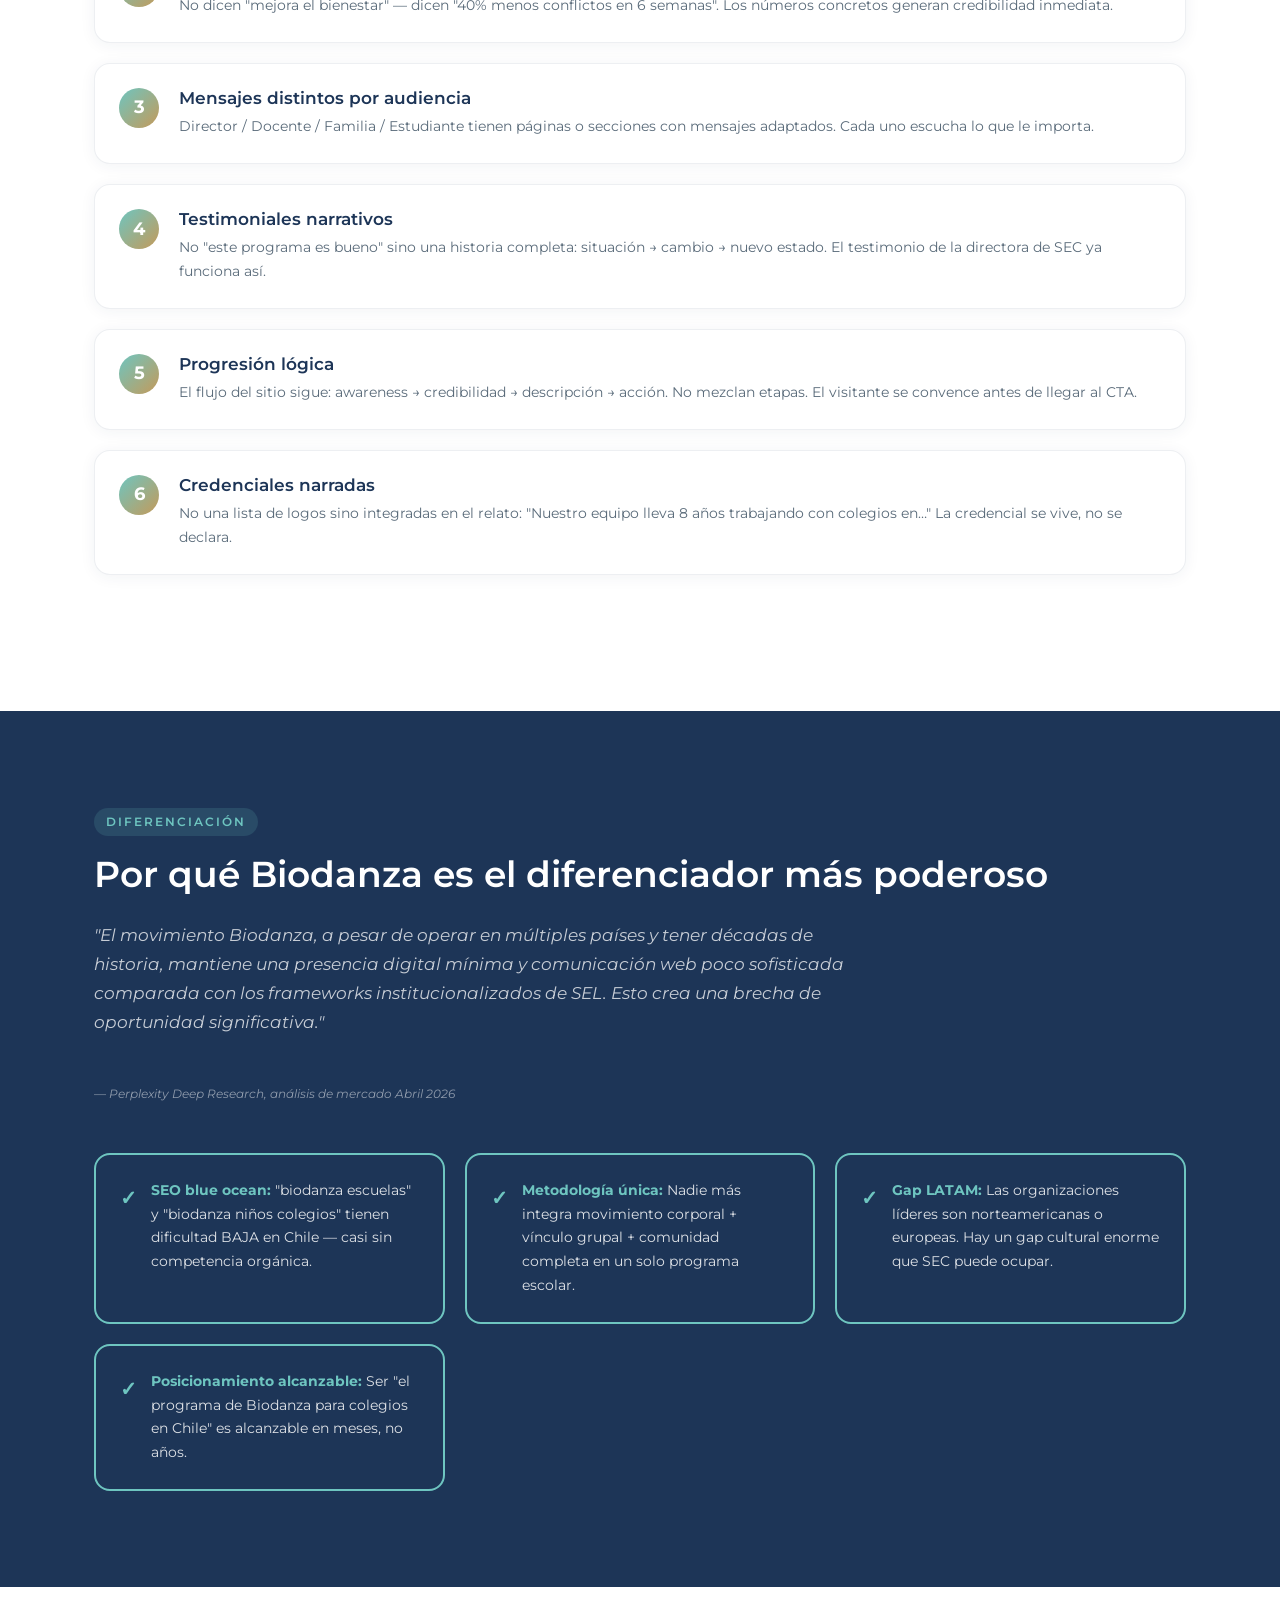
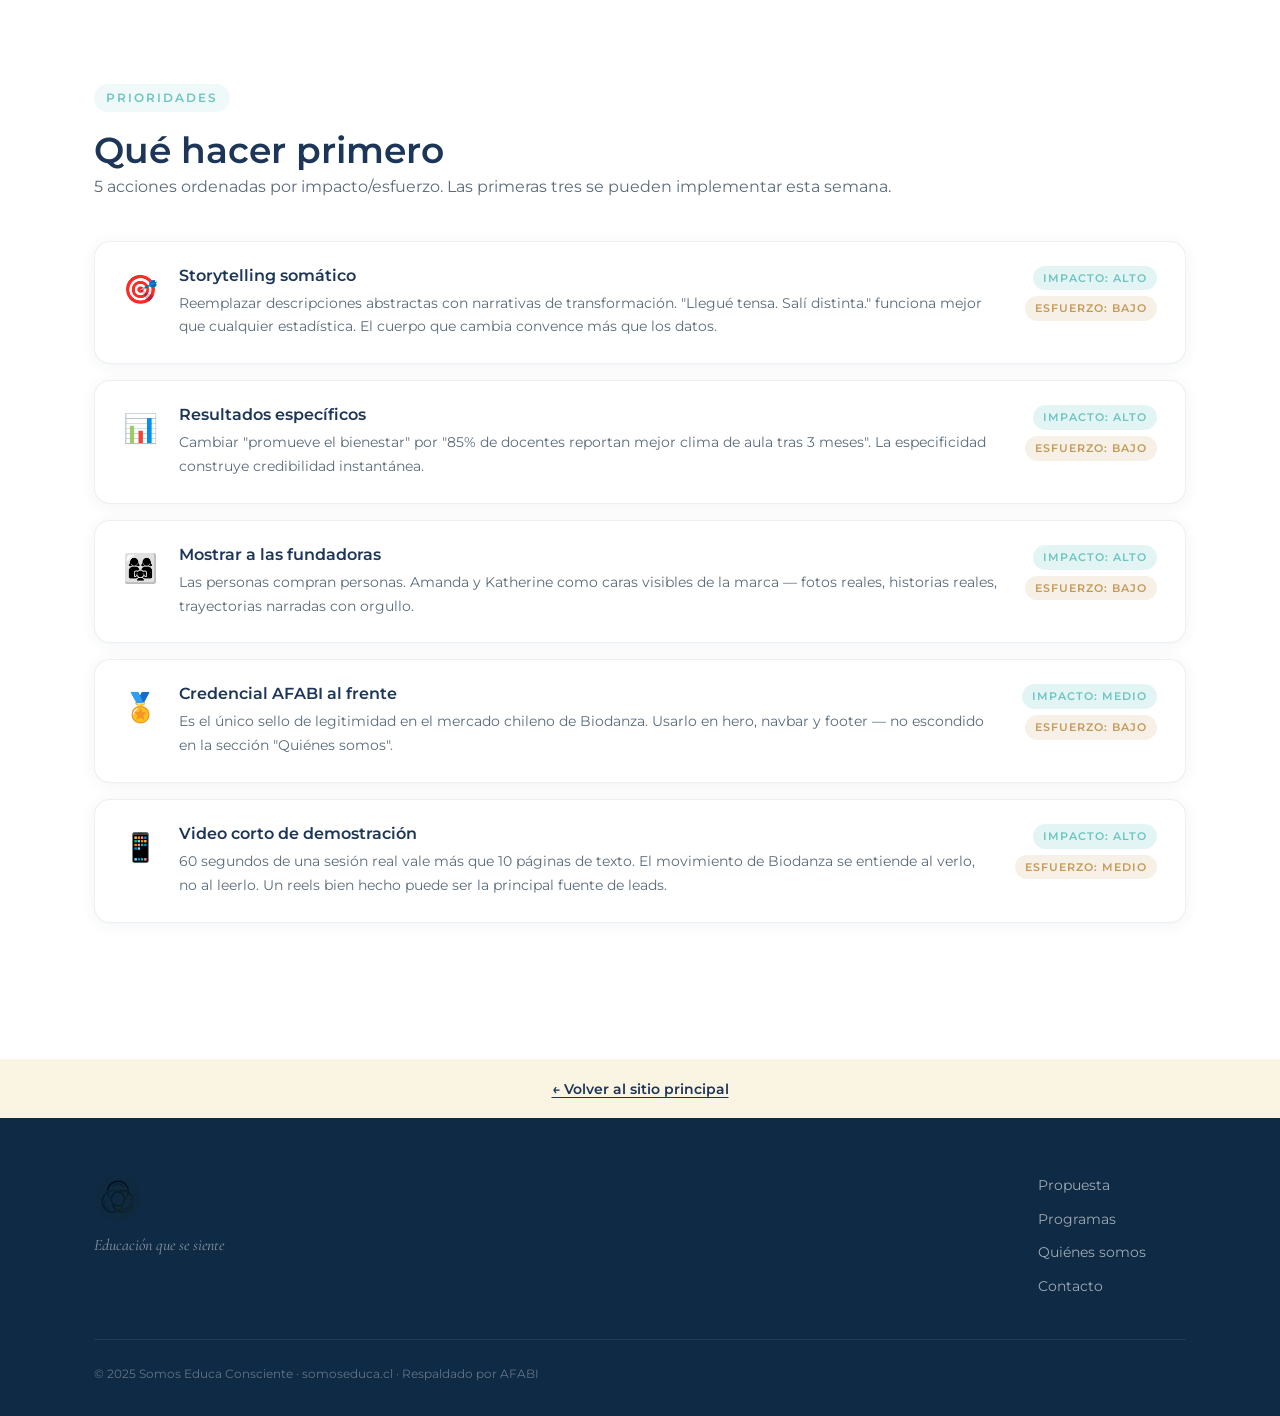
<file: investigacion.html>
<!DOCTYPE html>
<html lang="es">
<head>
  <meta charset="UTF-8">
  <meta name="viewport" content="width=device-width, initial-scale=1.0">
  <title>Investigación y Benchmark · Somos Educa Consciente</title>
  <meta name="robots" content="noindex, nofollow">
  <link rel="preconnect" href="https://fonts.googleapis.com">
  <link rel="preconnect" href="https://fonts.gstatic.com" crossorigin>
  <link href="https://fonts.googleapis.com/css2?family=Cormorant+Garamond:ital,wght@0,400;0,600;1,400;1,600&family=Montserrat:wght@400;500;600;700&display=swap" rel="stylesheet">
  <link rel="stylesheet" href="styles.css">
  <style>
    /* ===== PAGE-SPECIFIC STYLES ===== */
    .internal-banner {
      background: rgba(196,154,90,0.12);
      border: 1px solid var(--gold);
      border-radius: var(--radius);
      padding: 12px 20px;
      font-size: 13px;
      color: var(--gold);
      font-weight: 500;
      margin-bottom: 40px;
      display: inline-block;
    }

    .page-header {
      background: var(--grad-hero);
      padding: 120px 24px 80px;
      text-align: center;
    }
    .page-header .section-label-light { margin-bottom: 24px; }
    .page-header h1 {
      color: #fff;
      font-size: 42px;
      max-width: 800px;
      margin: 0 auto 20px;
    }
    .page-header .page-subtitle {
      color: rgba(255,255,255,0.75);
      font-size: 16px;
      margin-bottom: 16px;
    }

    /* Stat grande */
    .stat-hero-block {
      background: linear-gradient(135deg, var(--turquoise), var(--gold));
      border-radius: var(--radius);
      padding: 48px;
      text-align: center;
      margin: 48px 0;
    }
    .stat-hero-number {
      font-size: 52px;
      font-weight: 700;
      color: #fff;
      display: block;
      line-height: 1.1;
    }
    .stat-hero-sub {
      color: rgba(255,255,255,0.85);
      font-size: 18px;
      margin-top: 8px;
    }

    /* Cards de datos */
    .data-cards {
      display: grid;
      grid-template-columns: repeat(auto-fit, minmax(260px, 1fr));
      gap: 24px;
      margin: 40px 0;
    }
    .data-card {
      background: var(--cream);
      border-radius: var(--radius);
      padding: 32px;
      border-left: 4px solid var(--turquoise);
    }
    .data-card .data-number {
      font-size: 36px;
      font-weight: 700;
      color: var(--deepBlue);
      display: block;
    }
    .data-card p { color: var(--textSecondary); margin-top: 8px; font-size: 15px; }

    /* Referentes grid */
    .referentes-full-grid {
      display: grid;
      grid-template-columns: repeat(auto-fit, minmax(300px, 1fr));
      gap: 24px;
      margin: 40px 0;
    }
    .referente-full-card {
      background: #fff;
      border: 1px solid rgba(29,53,87,0.08);
      border-radius: var(--radius);
      padding: 28px;
      box-shadow: var(--shadow-card);
    }
    .referente-full-card h3 {
      font-size: 20px;
      color: var(--deepBlue);
      margin-bottom: 12px;
    }
    .referente-full-card p { color: var(--textSecondary); font-size: 14px; margin-bottom: 16px; }
    .referente-tag {
      display: inline-block;
      font-size: 11px;
      font-weight: 600;
      letter-spacing: 1px;
      text-transform: uppercase;
      padding: 4px 10px;
      border-radius: 100px;
      margin-bottom: 16px;
    }
    .tag-fortaleza { background: rgba(110,197,192,0.15); color: var(--turquoise); }
    .tag-oportunidad { background: rgba(196,154,90,0.15); color: var(--gold); }
    .referente-meta {
      font-size: 13px;
      color: var(--textSecondary);
    }
    .referente-meta strong { color: var(--deepBlue); display: block; margin-top: 8px; }

    /* Patrones de comunicación */
    .patrones-list {
      display: flex;
      flex-direction: column;
      gap: 20px;
      margin: 40px 0;
    }
    .patron-item {
      display: flex;
      gap: 20px;
      align-items: flex-start;
      background: #fff;
      border: 1px solid rgba(29,53,87,0.08);
      border-radius: var(--radius);
      padding: 24px;
      box-shadow: var(--shadow-card);
    }
    .patron-num {
      width: 40px;
      height: 40px;
      min-width: 40px;
      border-radius: 50%;
      background: var(--grad-soft);
      color: #fff;
      font-weight: 700;
      font-size: 18px;
      display: flex;
      align-items: center;
      justify-content: center;
    }
    .patron-text h4 { font-size: 17px; color: var(--deepBlue); margin-bottom: 6px; }
    .patron-text p { font-size: 14px; color: var(--textSecondary); }

    /* Sección Biodanza — fondo oscuro */
    .sec-biodanza {
      background: var(--deepBlue);
      padding: 96px 0;
    }
    .sec-biodanza .section-container { padding-top: 0; padding-bottom: 0; }
    .sec-biodanza h2 { color: #fff; margin-bottom: 24px; }
    .sec-biodanza .biodanza-intro {
      color: rgba(255,255,255,0.75);
      font-size: 17px;
      max-width: 760px;
      margin-bottom: 48px;
      font-style: italic;
    }
    .oportunidades-teal-grid {
      display: grid;
      grid-template-columns: repeat(auto-fit, minmax(260px, 1fr));
      gap: 20px;
    }
    .oportunidad-teal-card {
      border: 2px solid var(--turquoise);
      border-radius: var(--radius);
      padding: 24px;
      display: flex;
      gap: 14px;
      align-items: flex-start;
    }
    .oportunidad-teal-card .check-icon {
      color: var(--turquoise);
      font-size: 20px;
      font-weight: 700;
      margin-top: 2px;
    }
    .oportunidad-teal-card p { color: rgba(255,255,255,0.85); font-size: 14px; }
    .oportunidad-teal-card strong { color: var(--turquoise); }

    /* Low-hanging fruits */
    .fruits-list {
      display: flex;
      flex-direction: column;
      gap: 16px;
      margin: 40px 0;
    }
    .fruit-item {
      background: #fff;
      border: 1px solid rgba(29,53,87,0.08);
      border-radius: var(--radius);
      padding: 24px 28px;
      display: flex;
      gap: 20px;
      align-items: flex-start;
      box-shadow: var(--shadow-card);
    }
    .fruit-emoji { font-size: 28px; min-width: 36px; }
    .fruit-body h4 { font-size: 16px; color: var(--deepBlue); margin-bottom: 6px; }
    .fruit-body p { font-size: 14px; color: var(--textSecondary); }
    .fruit-meta {
      margin-left: auto;
      display: flex;
      flex-direction: column;
      gap: 6px;
      align-items: flex-end;
    }
    .badge-impacto, .badge-esfuerzo {
      font-size: 11px;
      font-weight: 600;
      letter-spacing: 1px;
      text-transform: uppercase;
      padding: 3px 10px;
      border-radius: 100px;
      white-space: nowrap;
    }
    .badge-impacto { background: rgba(110,197,192,0.2); color: var(--turquoise); }
    .badge-esfuerzo { background: rgba(196,154,90,0.15); color: var(--gold); }

    /* Back link */
    .back-link-bar {
      background: var(--cream);
      padding: 16px 24px;
      text-align: center;
    }
    .back-link-bar a {
      color: var(--deepBlue);
      font-size: 14px;
      font-weight: 600;
      text-decoration: underline;
      text-underline-offset: 3px;
    }

    @media (max-width: 640px) {
      .page-header h1 { font-size: 28px; }
      .stat-hero-number { font-size: 36px; }
      .fruit-meta { display: none; }
    }
  </style>
</head>
<body>

  <!-- ===== NAVBAR ===== -->
  <nav class="navbar" id="navbar">
    <div class="nav-container">
      <a href="index.html" class="nav-logo">
        <img src="images/logo.jpeg" alt="Somos Educa Consciente" style="height: 54px; width: auto; mix-blend-mode: multiply; border-radius: 50%;">
      </a>
      <ul class="nav-links" id="nav-links">
        <li><a href="index.html#propuesta" class="nav-link">Propuesta</a></li>
        <li><a href="index.html#programas" class="nav-link">Programas</a></li>
        <li><a href="index.html#quienes" class="nav-link">Quiénes somos</a></li>
        <!-- <li><a href="investigacion.html" class="nav-link" style="color:var(--turquoise)">Investigación</a></li> -->
        <li><a href="index.html#contacto" class="nav-cta btn-primary">Conversemos</a></li>
      </ul>
    </div>
  </nav>

  <!-- ===== HEADER ===== -->
  <header class="page-header">
    <span class="section-label-light">Investigación y Benchmark</span>
    <h1>El estado del arte mundial en educación socioemocional</h1>
    <p class="page-subtitle">Investigación realizada con Perplexity Deep Research — Abril 2026</p>
    <div class="internal-banner">
      Recurso interno · Somos Educa Consciente · No indexado en Google
    </div>
    <p style="color:rgba(255,255,255,0.6); font-size:14px; max-width:660px; margin:0 auto;">Esta página contiene el contexto de mercado, benchmarking internacional y oportunidades identificadas para posicionar SEC en el mercado chileno.</p>
  </header>

  <!-- ===== SECCIÓN 1: EL MERCADO ===== -->
  <section>
    <div class="section-container">
      <span class="section-label">Mercado global</span>
      <h2>Un mercado en explosión</h2>

      <div class="stat-hero-block">
        <span class="stat-hero-number">US$1.4B → US$5.3B en 2033</span>
        <p class="stat-hero-sub">Crecimiento anual compuesto de 17.6% — mercado global de bienestar y mindfulness en educación</p>
      </div>

      <p style="font-size:17px; color:var(--textSecondary); max-width:780px; margin-bottom:48px;">El mercado global de bienestar y mindfulness en educación está creciendo a una velocidad sin precedentes, impulsado por la crisis post-pandemia de salud mental estudiantil y el reconocimiento creciente de que la educación académica sola no basta.</p>

      <div class="data-cards">
        <div class="data-card">
          <span class="data-number">137</span>
          <p>programas documentados en LATAM y el Caribe</p>
        </div>
        <div class="data-card">
          <span class="data-number">35</span>
          <p>formas distintas de implementación identificadas en la región</p>
        </div>
        <div class="data-card">
          <span class="data-number">11</span>
          <p>países europeos con iniciativas activas (proyecto WISE-UP 2025-2028)</p>
        </div>
      </div>
    </div>
  </section>

  <!-- ===== SECCIÓN 2: REFERENTES ===== -->
  <section style="background:var(--cream);">
    <div class="section-container">
      <span class="section-label">Benchmarking</span>
      <h2>Los mejores del mundo</h2>
      <p style="color:var(--textSecondary); margin-bottom:40px; font-size:16px;">Seis organizaciones que lideran el mercado global — sus fortalezas y, más importante, sus brechas.</p>

      <div class="referentes-full-grid">

        <div class="referente-full-card">
          <h3>CASEL (USA)</h3>
          <p>El estándar global. Framework de 5 competencias, más de 1 millón de estudiantes. Lidera política educativa en EEUU.</p>
          <div>
            <span class="referente-tag tag-fortaleza">Fortaleza</span>
            <p class="referente-meta">Evidencia científica masiva. Respaldo institucional sin igual.</p>
            <span class="referente-tag tag-oportunidad" style="margin-top:12px;">Oportunidad para SEC</span>
            <p class="referente-meta">Su lenguaje es demasiado institucional y frío — no conecta emocionalmente.</p>
          </div>
        </div>

        <div class="referente-full-card">
          <h3>RULER — Yale (USA)</h3>
          <p>Desarrollado en Yale Center for Emotional Intelligence. Lema: "Emotions matter". El reconocimiento emocional como base del aprendizaje.</p>
          <div>
            <span class="referente-tag tag-fortaleza">Fortaleza</span>
            <p class="referente-meta">Lenguaje emotivo y accesible. Prestigio académico de Yale.</p>
            <span class="referente-tag tag-oportunidad" style="margin-top:12px;">Oportunidad para SEC</span>
            <p class="referente-meta">No incorpora el cuerpo ni el movimiento como vehículo de aprendizaje.</p>
          </div>
        </div>

        <div class="referente-full-card">
          <h3>MiSP (UK)</h3>
          <p>Mindfulness in Schools Project. Charity del Reino Unido. Curricula para alumnos, docentes y padres.</p>
          <div>
            <span class="referente-tag tag-fortaleza">Fortaleza</span>
            <p class="referente-meta">Accesibilidad y recursos concretos para el aula. Modelo de charity escalable.</p>
            <span class="referente-tag tag-oportunidad" style="margin-top:12px;">Oportunidad para SEC</span>
            <p class="referente-meta">Sin componente corporal ni Biodanza. Mindfulness sin movimiento.</p>
          </div>
        </div>

        <div class="referente-full-card">
          <h3>WISE-UP (Europa)</h3>
          <p>2025-2028. 6 países, 70 colegios, foco en bienestar digital. Erasmus+-funded.</p>
          <div>
            <span class="referente-tag tag-fortaleza">Fortaleza</span>
            <p class="referente-meta">Relevancia contemporánea: digital wellness en el centro. Financiamiento europeo.</p>
            <span class="referente-tag tag-oportunidad" style="margin-top:12px;">Oportunidad para SEC</span>
            <p class="referente-meta">Sin metodología vivencial ni experiencial. Falta el cuerpo.</p>
          </div>
        </div>

        <div class="referente-full-card">
          <h3>Aulas en Paz (Colombia)</h3>
          <p>Prevención de violencia en contextos de alta conflictividad. Multicomponente: aula + familia + extraescolar.</p>
          <div>
            <span class="referente-tag tag-fortaleza">Fortaleza</span>
            <p class="referente-meta">Adaptado culturalmente a LATAM. Enfoque sistémico de comunidad.</p>
            <span class="referente-tag tag-oportunidad" style="margin-top:12px;">Oportunidad para SEC</span>
            <p class="referente-meta">No usa metodologías corporales. Sin Biodanza ni movimiento consciente.</p>
          </div>
        </div>

        <div class="referente-full-card">
          <h3>HeartMath (USA)</h3>
          <p>Biofeedback de variabilidad cardíaca. Plataforma WiseHeart para escuelas.</p>
          <div>
            <span class="referente-tag tag-fortaleza">Fortaleza</span>
            <p class="referente-meta">Base neurocientífica sólida. Datos objetivos medibles.</p>
            <span class="referente-tag tag-oportunidad" style="margin-top:12px;">Oportunidad para SEC</span>
            <p class="referente-meta">Muy tecnológico — pierde el componente relacional, grupal y comunitario.</p>
          </div>
        </div>

      </div>
    </div>
  </section>

  <!-- ===== SECCIÓN 3: PATRONES DE COMUNICACIÓN ===== -->
  <section>
    <div class="section-container">
      <span class="section-label">Comunicación</span>
      <h2>Lo que hacen bien los líderes del mercado</h2>
      <p style="color:var(--textSecondary); margin-bottom:40px; font-size:16px;">Seis patrones de comunicación que usan los mejores del mundo — y que SEC puede replicar hoy.</p>

      <div class="patrones-list">
        <div class="patron-item">
          <div class="patron-num">1</div>
          <div class="patron-text">
            <h4>Hero de una sola frase</h4>
            <p>Los mejores tienen una sola idea en el hero, no párrafos de explicación. Ejemplo de RULER: <em>"Emotions matter."</em> Simple, directo, memorable.</p>
          </div>
        </div>
        <div class="patron-item">
          <div class="patron-num">2</div>
          <div class="patron-text">
            <h4>Beneficios específicos, no abstractos</h4>
            <p>No dicen "mejora el bienestar" — dicen "40% menos conflictos en 6 semanas". Los números concretos generan credibilidad inmediata.</p>
          </div>
        </div>
        <div class="patron-item">
          <div class="patron-num">3</div>
          <div class="patron-text">
            <h4>Mensajes distintos por audiencia</h4>
            <p>Director / Docente / Familia / Estudiante tienen páginas o secciones con mensajes adaptados. Cada uno escucha lo que le importa.</p>
          </div>
        </div>
        <div class="patron-item">
          <div class="patron-num">4</div>
          <div class="patron-text">
            <h4>Testimoniales narrativos</h4>
            <p>No "este programa es bueno" sino una historia completa: situación → cambio → nuevo estado. El testimonio de la directora de SEC ya funciona así.</p>
          </div>
        </div>
        <div class="patron-item">
          <div class="patron-num">5</div>
          <div class="patron-text">
            <h4>Progresión lógica</h4>
            <p>El flujo del sitio sigue: awareness → credibilidad → descripción → acción. No mezclan etapas. El visitante se convence antes de llegar al CTA.</p>
          </div>
        </div>
        <div class="patron-item">
          <div class="patron-num">6</div>
          <div class="patron-text">
            <h4>Credenciales narradas</h4>
            <p>No una lista de logos sino integradas en el relato: "Nuestro equipo lleva 8 años trabajando con colegios en…" La credencial se vive, no se declara.</p>
          </div>
        </div>
      </div>
    </div>
  </section>

  <!-- ===== SECCIÓN 4: BIODANZA ===== -->
  <section class="sec-biodanza">
    <div class="section-container">
      <span class="section-label-light">Diferenciación</span>
      <h2>Por qué Biodanza es el diferenciador más poderoso</h2>
      <p class="biodanza-intro">"El movimiento Biodanza, a pesar de operar en múltiples países y tener décadas de historia, mantiene una presencia digital mínima y comunicación web poco sofisticada comparada con los frameworks institucionalizados de SEL. Esto crea una brecha de oportunidad significativa."</p>
      <p style="color:rgba(255,255,255,0.5); font-size:12px; margin-bottom:48px; font-style:italic;">— Perplexity Deep Research, análisis de mercado Abril 2026</p>

      <div class="oportunidades-teal-grid">
        <div class="oportunidad-teal-card">
          <span class="check-icon">✓</span>
          <p><strong>SEO blue ocean:</strong> "biodanza escuelas" y "biodanza niños colegios" tienen dificultad BAJA en Chile — casi sin competencia orgánica.</p>
        </div>
        <div class="oportunidad-teal-card">
          <span class="check-icon">✓</span>
          <p><strong>Metodología única:</strong> Nadie más integra movimiento corporal + vínculo grupal + comunidad completa en un solo programa escolar.</p>
        </div>
        <div class="oportunidad-teal-card">
          <span class="check-icon">✓</span>
          <p><strong>Gap LATAM:</strong> Las organizaciones líderes son norteamericanas o europeas. Hay un gap cultural enorme que SEC puede ocupar.</p>
        </div>
        <div class="oportunidad-teal-card">
          <span class="check-icon">✓</span>
          <p><strong>Posicionamiento alcanzable:</strong> Ser "el programa de Biodanza para colegios en Chile" es alcanzable en meses, no años.</p>
        </div>
      </div>
    </div>
  </section>

  <!-- ===== SECCIÓN 5: LOW-HANGING FRUITS ===== -->
  <section>
    <div class="section-container">
      <span class="section-label">Prioridades</span>
      <h2>Qué hacer primero</h2>
      <p style="color:var(--textSecondary); margin-bottom:40px; font-size:16px;">5 acciones ordenadas por impacto/esfuerzo. Las primeras tres se pueden implementar esta semana.</p>

      <div class="fruits-list">
        <div class="fruit-item">
          <div class="fruit-emoji">🎯</div>
          <div class="fruit-body">
            <h4>Storytelling somático</h4>
            <p>Reemplazar descripciones abstractas con narrativas de transformación. "Llegué tensa. Salí distinta." funciona mejor que cualquier estadística. El cuerpo que cambia convence más que los datos.</p>
          </div>
          <div class="fruit-meta">
            <span class="badge-impacto">Impacto: alto</span>
            <span class="badge-esfuerzo">Esfuerzo: bajo</span>
          </div>
        </div>
        <div class="fruit-item">
          <div class="fruit-emoji">📊</div>
          <div class="fruit-body">
            <h4>Resultados específicos</h4>
            <p>Cambiar "promueve el bienestar" por "85% de docentes reportan mejor clima de aula tras 3 meses". La especificidad construye credibilidad instantánea.</p>
          </div>
          <div class="fruit-meta">
            <span class="badge-impacto">Impacto: alto</span>
            <span class="badge-esfuerzo">Esfuerzo: bajo</span>
          </div>
        </div>
        <div class="fruit-item">
          <div class="fruit-emoji">👩‍👩‍👧</div>
          <div class="fruit-body">
            <h4>Mostrar a las fundadoras</h4>
            <p>Las personas compran personas. Amanda y Katherine como caras visibles de la marca — fotos reales, historias reales, trayectorias narradas con orgullo.</p>
          </div>
          <div class="fruit-meta">
            <span class="badge-impacto">Impacto: alto</span>
            <span class="badge-esfuerzo">Esfuerzo: bajo</span>
          </div>
        </div>
        <div class="fruit-item">
          <div class="fruit-emoji">🏅</div>
          <div class="fruit-body">
            <h4>Credencial AFABI al frente</h4>
            <p>Es el único sello de legitimidad en el mercado chileno de Biodanza. Usarlo en hero, navbar y footer — no escondido en la sección "Quiénes somos".</p>
          </div>
          <div class="fruit-meta">
            <span class="badge-impacto">Impacto: medio</span>
            <span class="badge-esfuerzo">Esfuerzo: bajo</span>
          </div>
        </div>
        <div class="fruit-item">
          <div class="fruit-emoji">📱</div>
          <div class="fruit-body">
            <h4>Video corto de demostración</h4>
            <p>60 segundos de una sesión real vale más que 10 páginas de texto. El movimiento de Biodanza se entiende al verlo, no al leerlo. Un reels bien hecho puede ser la principal fuente de leads.</p>
          </div>
          <div class="fruit-meta">
            <span class="badge-impacto">Impacto: alto</span>
            <span class="badge-esfuerzo">Esfuerzo: medio</span>
          </div>
        </div>
      </div>
    </div>
  </section>

  <!-- ===== FOOTER ===== -->
  <div class="back-link-bar">
    <a href="index.html">← Volver al sitio principal</a>
  </div>

  <footer class="footer">
    <div class="footer-container">
      <div class="footer-brand">
        <a href="index.html" class="footer-logo">
          <img src="images/logo.jpeg" alt="Somos Educa Consciente" style="height: 48px; width: auto; mix-blend-mode: multiply; border-radius: 50%;">
        </a>
        <p class="footer-tagline">Educación que se siente</p>
      </div>
      <nav class="footer-nav">
        <a href="index.html#propuesta">Propuesta</a>
        <a href="index.html#programas">Programas</a>
        <a href="index.html#quienes">Quiénes somos</a>
        <a href="mailto:somoseducaconsciente@gmail.com">Contacto</a>
      </nav>
      <div class="footer-copy">
        <p>© 2025 Somos Educa Consciente · somoseduca.cl · Respaldado por AFABI</p>
      </div>
    </div>
  </footer>

  <script src="script.js"></script>
</body>
</html>
</file>
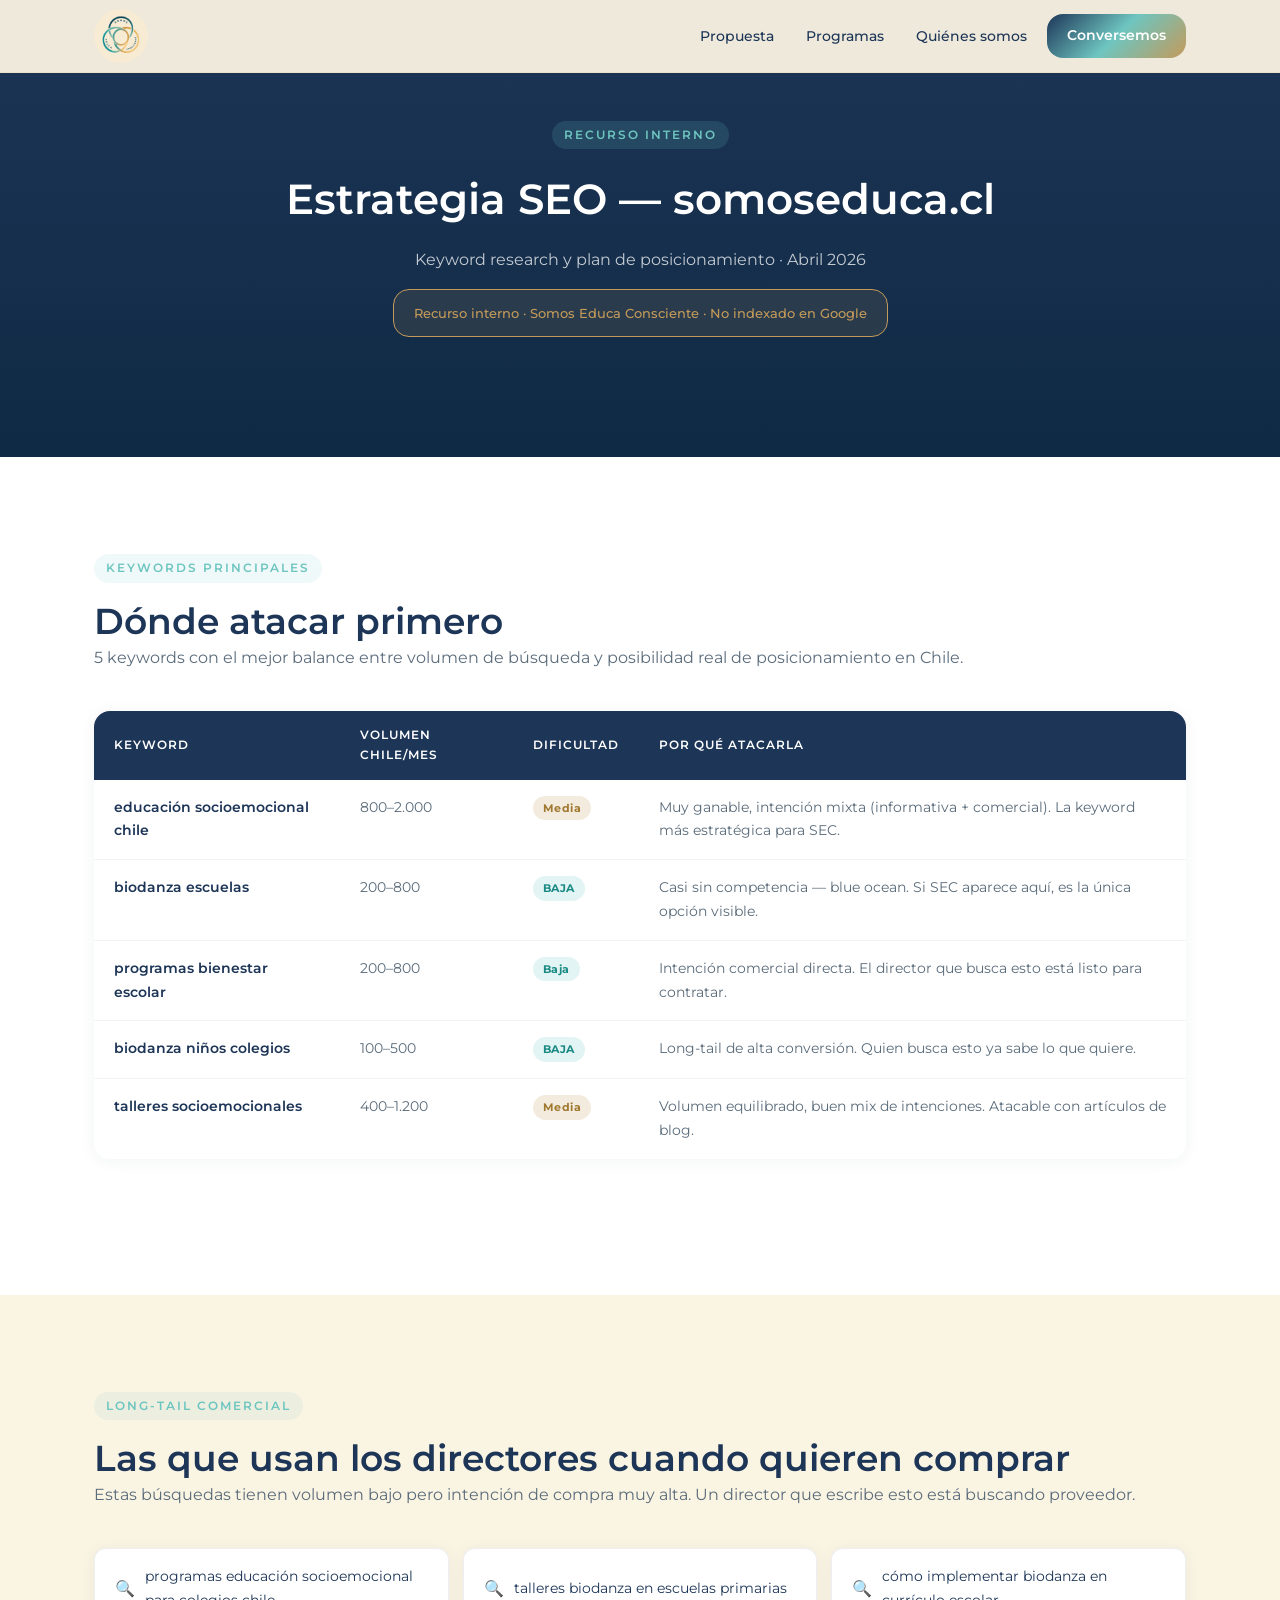
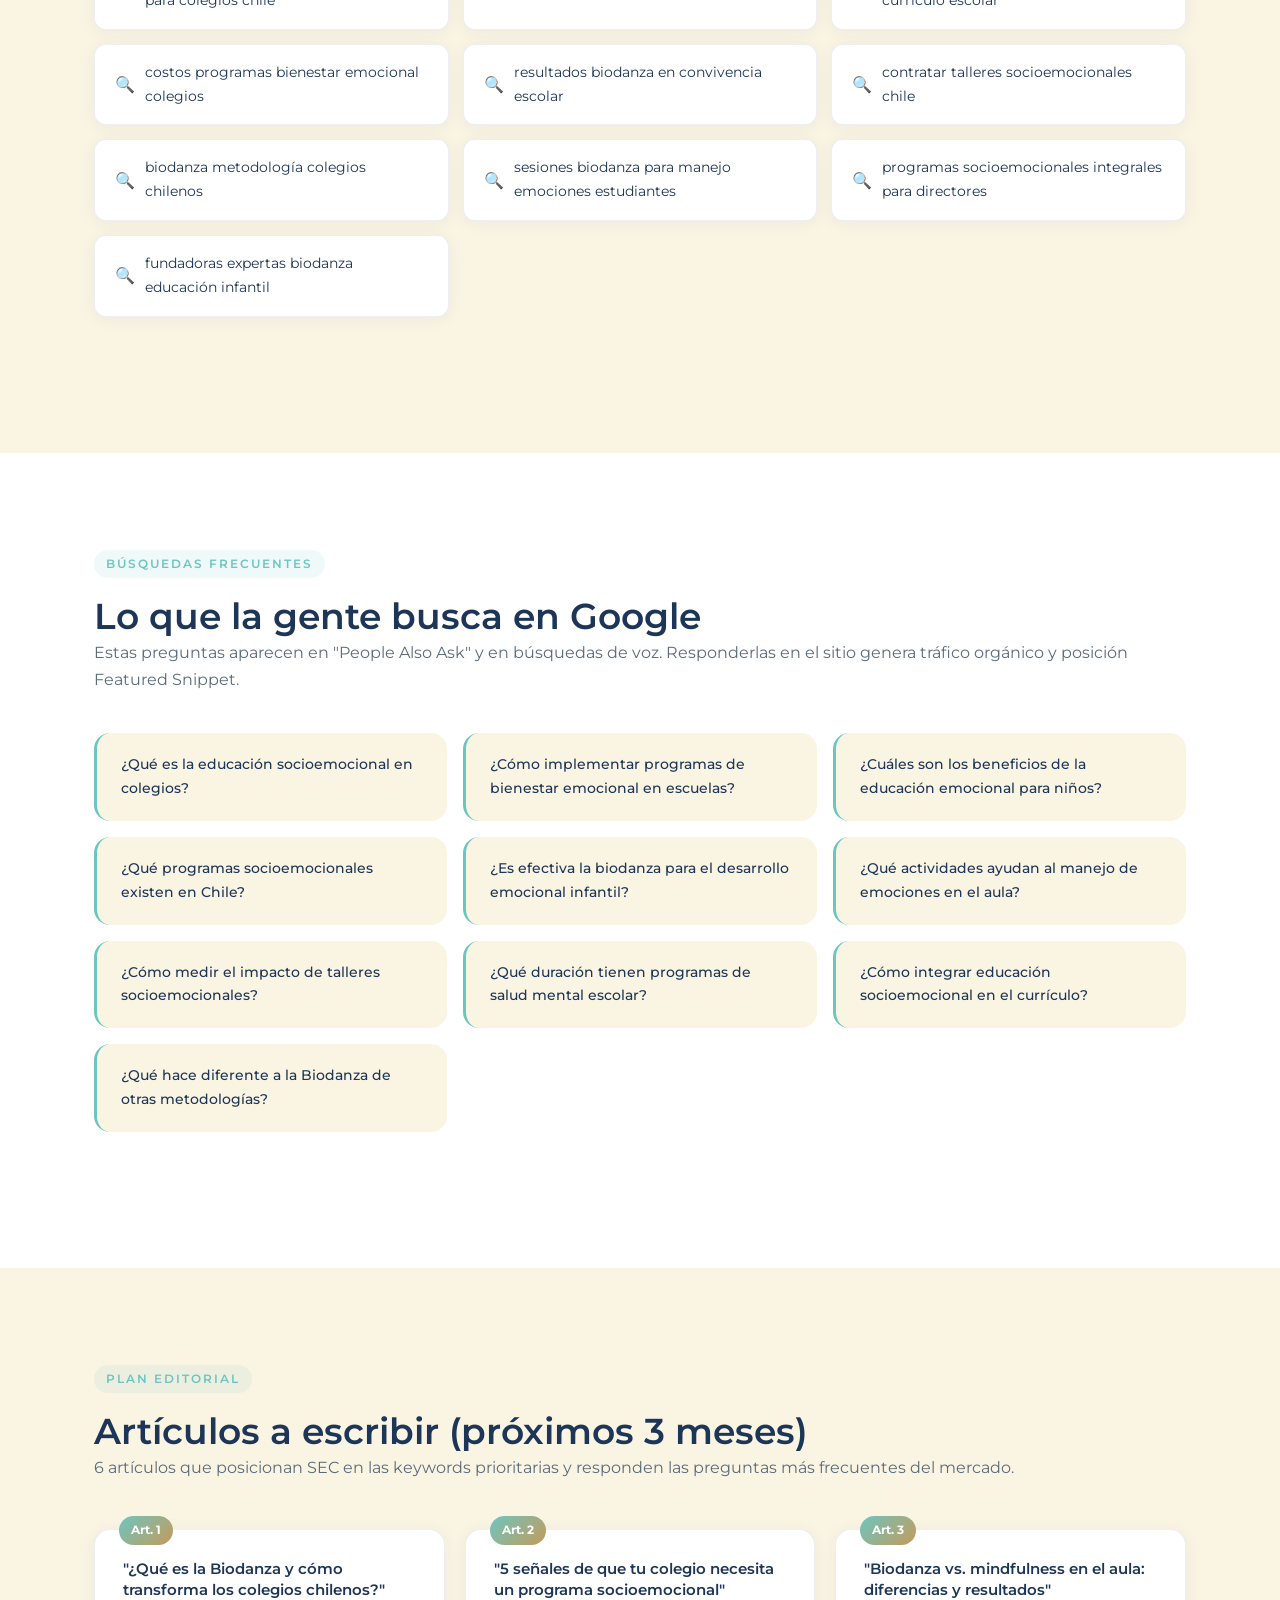
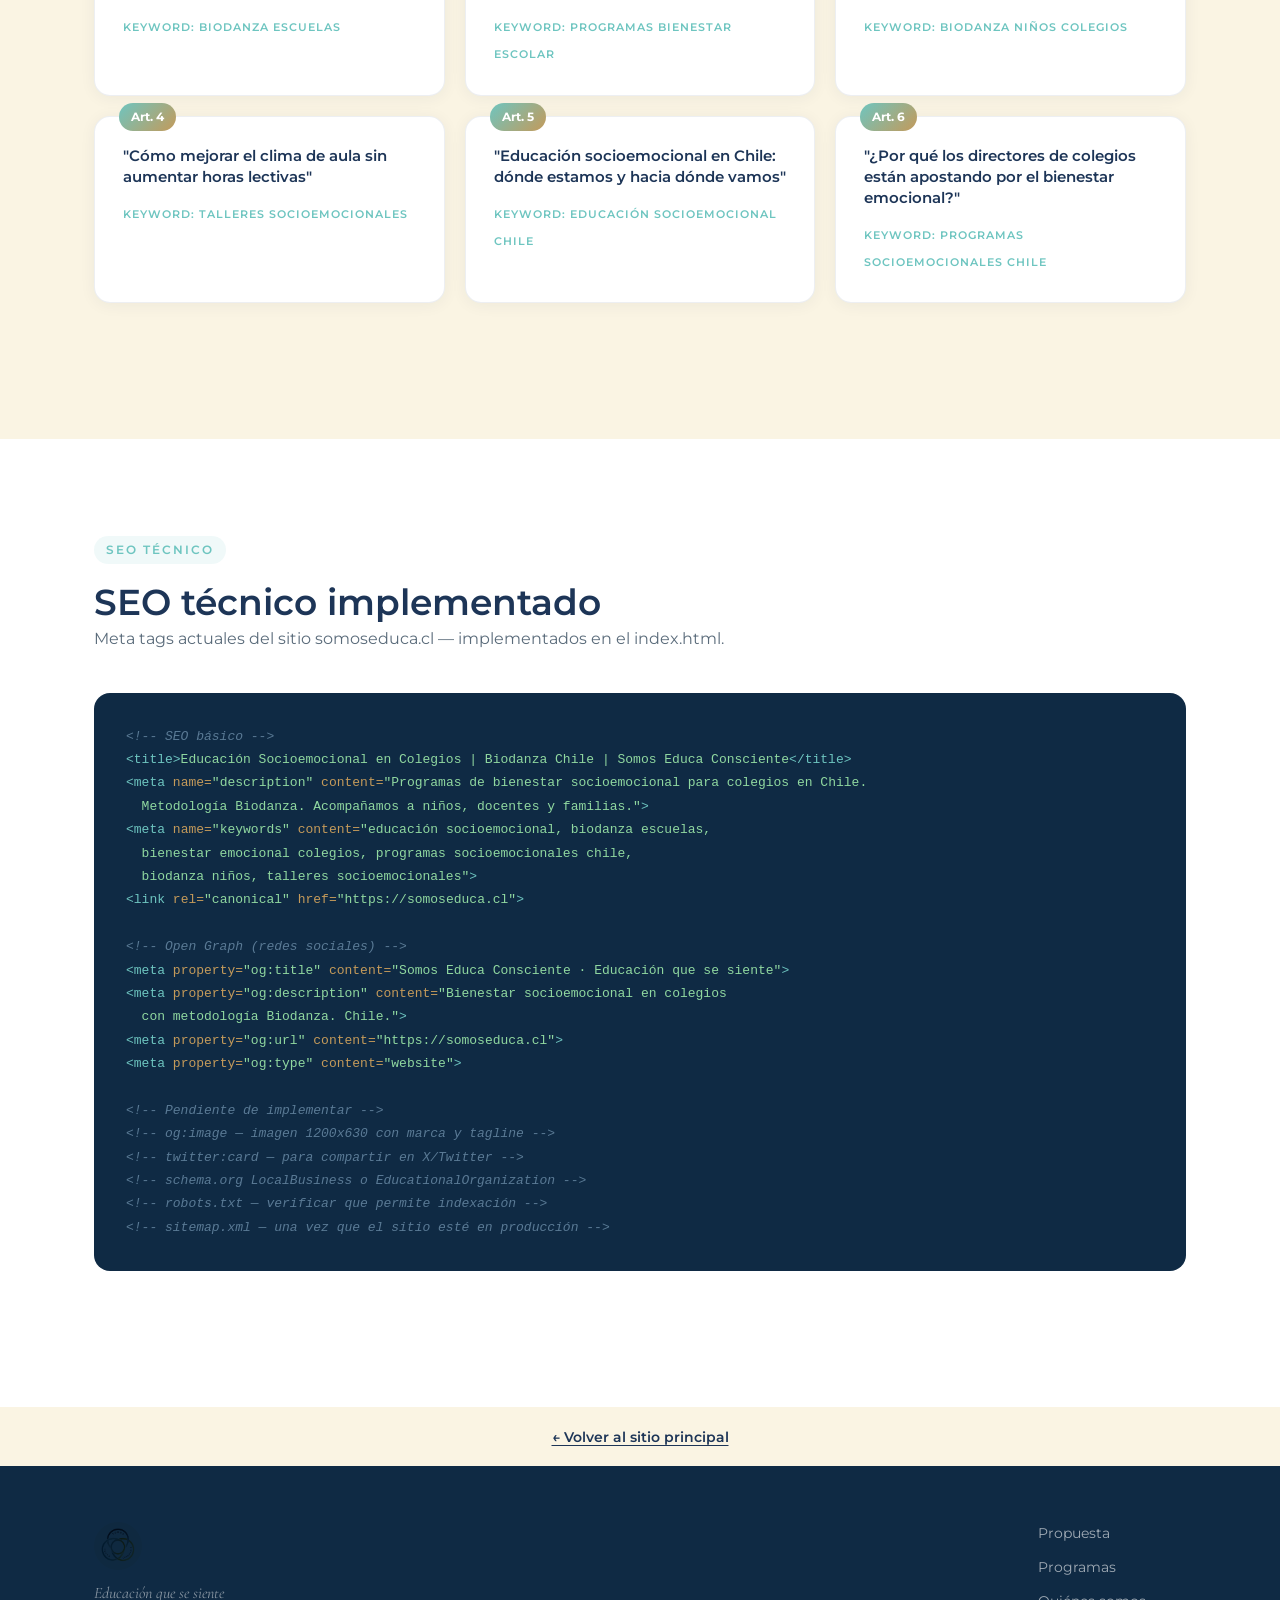
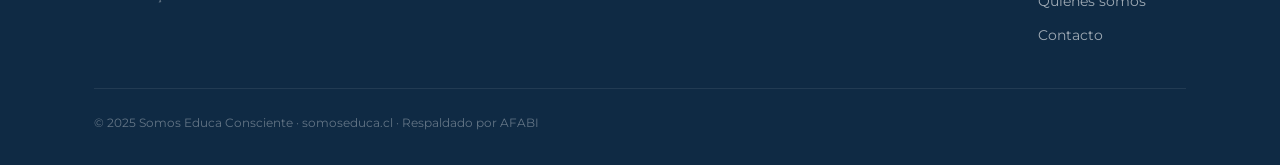
<file: seo.html>
<!DOCTYPE html>
<html lang="es">
<head>
  <meta charset="UTF-8">
  <meta name="viewport" content="width=device-width, initial-scale=1.0">
  <title>Estrategia SEO · somoseduca.cl · Somos Educa Consciente</title>
  <meta name="robots" content="noindex, nofollow">
  <link rel="preconnect" href="https://fonts.googleapis.com">
  <link rel="preconnect" href="https://fonts.gstatic.com" crossorigin>
  <link href="https://fonts.googleapis.com/css2?family=Cormorant+Garamond:ital,wght@0,400;0,600;1,400;1,600&family=Montserrat:wght@400;500;600;700&display=swap" rel="stylesheet">
  <link rel="stylesheet" href="styles.css">
  <style>
    /* ===== PAGE-SPECIFIC STYLES ===== */
    .internal-banner {
      background: rgba(196,154,90,0.12);
      border: 1px solid var(--gold);
      border-radius: var(--radius);
      padding: 12px 20px;
      font-size: 13px;
      color: var(--gold);
      font-weight: 500;
      margin-bottom: 40px;
      display: inline-block;
    }

    .page-header {
      background: var(--grad-hero);
      padding: 120px 24px 80px;
      text-align: center;
    }
    .page-header .section-label-light { margin-bottom: 24px; }
    .page-header h1 { color: #fff; font-size: 42px; max-width: 800px; margin: 0 auto 20px; }
    .page-header .page-subtitle { color: rgba(255,255,255,0.75); font-size: 16px; margin-bottom: 16px; }

    /* Tabla keywords */
    .kw-table-wrap {
      overflow-x: auto;
      margin: 40px 0;
      border-radius: var(--radius);
      box-shadow: var(--shadow-card);
    }
    .kw-table {
      width: 100%;
      border-collapse: collapse;
      font-size: 14px;
      background: #fff;
    }
    .kw-table th {
      background: var(--deepBlue);
      color: #fff;
      padding: 14px 20px;
      text-align: left;
      font-weight: 600;
      font-size: 12px;
      letter-spacing: 1px;
      text-transform: uppercase;
    }
    .kw-table td {
      padding: 16px 20px;
      border-bottom: 1px solid rgba(29,53,87,0.06);
      color: var(--textSecondary);
      vertical-align: top;
    }
    .kw-table tr:last-child td { border-bottom: none; }
    .kw-table tr:hover td { background: var(--cream); }
    .kw-table .kw-keyword { color: var(--deepBlue); font-weight: 600; }
    .badge-dif {
      display: inline-block;
      padding: 3px 10px;
      border-radius: 100px;
      font-size: 11px;
      font-weight: 700;
      letter-spacing: 0.5px;
    }
    .dif-baja { background: rgba(110,197,192,0.2); color: #1a8a84; }
    .dif-media { background: rgba(196,154,90,0.2); color: #a07830; }

    /* Long-tail list */
    .longtail-grid {
      display: grid;
      grid-template-columns: repeat(auto-fit, minmax(280px, 1fr));
      gap: 14px;
      margin: 40px 0;
    }
    .longtail-item {
      background: #fff;
      border: 1px solid rgba(29,53,87,0.08);
      border-radius: 12px;
      padding: 16px 20px;
      font-size: 14px;
      color: var(--deepBlue);
      box-shadow: var(--shadow-card);
      display: flex;
      align-items: center;
      gap: 10px;
    }
    .longtail-item::before {
      content: "🔍";
      font-size: 16px;
    }

    /* FAQs */
    .faqs-grid {
      display: grid;
      grid-template-columns: repeat(auto-fit, minmax(280px, 1fr));
      gap: 16px;
      margin: 40px 0;
    }
    .faq-card {
      background: var(--cream);
      border-radius: var(--radius);
      padding: 20px 24px;
      border-left: 3px solid var(--turquoise);
    }
    .faq-card p {
      font-size: 14px;
      color: var(--deepBlue);
      font-weight: 500;
    }

    /* Plan de contenidos */
    .articulos-grid {
      display: grid;
      grid-template-columns: repeat(auto-fit, minmax(300px, 1fr));
      gap: 20px;
      margin: 40px 0;
    }
    .articulo-card {
      background: #fff;
      border: 1px solid rgba(29,53,87,0.08);
      border-radius: var(--radius);
      padding: 28px;
      box-shadow: var(--shadow-card);
      position: relative;
    }
    .articulo-num {
      position: absolute;
      top: -14px;
      left: 24px;
      background: var(--grad-soft);
      color: #fff;
      font-size: 12px;
      font-weight: 700;
      padding: 4px 12px;
      border-radius: 100px;
    }
    .articulo-card h4 {
      font-size: 15px;
      color: var(--deepBlue);
      margin-bottom: 12px;
      line-height: 1.4;
    }
    .articulo-kw {
      font-size: 11px;
      color: var(--turquoise);
      font-weight: 600;
      letter-spacing: 1px;
      text-transform: uppercase;
    }

    /* Meta tags code block */
    .code-block {
      background: #0F2A44;
      border-radius: var(--radius);
      padding: 32px;
      margin: 40px 0;
      overflow-x: auto;
    }
    .code-block pre {
      font-family: 'Courier New', Courier, monospace;
      font-size: 13px;
      line-height: 1.8;
      color: #a8c9e8;
      white-space: pre;
    }
    .code-tag { color: #6EC5C0; }
    .code-attr { color: #C49A5A; }
    .code-val { color: #90d8a0; }
    .code-comment { color: #5a7a95; font-style: italic; }

    /* Back link */
    .back-link-bar {
      background: var(--cream);
      padding: 16px 24px;
      text-align: center;
    }
    .back-link-bar a {
      color: var(--deepBlue);
      font-size: 14px;
      font-weight: 600;
      text-decoration: underline;
      text-underline-offset: 3px;
    }

    @media (max-width: 640px) {
      .page-header h1 { font-size: 28px; }
    }
  </style>
</head>
<body>

  <!-- ===== NAVBAR ===== -->
  <nav class="navbar" id="navbar">
    <div class="nav-container">
      <a href="index.html" class="nav-logo">
        <img src="images/logo.jpeg" alt="Somos Educa Consciente" style="height: 54px; width: auto; mix-blend-mode: multiply; border-radius: 50%;">
      </a>
      <ul class="nav-links" id="nav-links">
        <li><a href="index.html#propuesta" class="nav-link">Propuesta</a></li>
        <li><a href="index.html#programas" class="nav-link">Programas</a></li>
        <li><a href="index.html#quienes" class="nav-link">Quiénes somos</a></li>
        <!-- <li><a href="investigacion.html" class="nav-link">Investigación</a></li> -->
        <li><a href="index.html#contacto" class="nav-cta btn-primary">Conversemos</a></li>
      </ul>
    </div>
  </nav>

  <!-- ===== HEADER ===== -->
  <header class="page-header">
    <span class="section-label-light">Recurso interno</span>
    <h1>Estrategia SEO — somoseduca.cl</h1>
    <p class="page-subtitle">Keyword research y plan de posicionamiento · Abril 2026</p>
    <div class="internal-banner">
      Recurso interno · Somos Educa Consciente · No indexado en Google
    </div>
  </header>

  <!-- ===== SECCIÓN 1: KEYWORDS PRIORITARIAS ===== -->
  <section>
    <div class="section-container">
      <span class="section-label">Keywords principales</span>
      <h2>Dónde atacar primero</h2>
      <p style="color:var(--textSecondary); font-size:16px; margin-bottom:8px;">5 keywords con el mejor balance entre volumen de búsqueda y posibilidad real de posicionamiento en Chile.</p>

      <div class="kw-table-wrap">
        <table class="kw-table">
          <thead>
            <tr>
              <th>Keyword</th>
              <th>Volumen Chile/mes</th>
              <th>Dificultad</th>
              <th>Por qué atacarla</th>
            </tr>
          </thead>
          <tbody>
            <tr>
              <td class="kw-keyword">educación socioemocional chile</td>
              <td>800–2.000</td>
              <td><span class="badge-dif dif-media">Media</span></td>
              <td>Muy ganable, intención mixta (informativa + comercial). La keyword más estratégica para SEC.</td>
            </tr>
            <tr>
              <td class="kw-keyword">biodanza escuelas</td>
              <td>200–800</td>
              <td><span class="badge-dif dif-baja">BAJA</span></td>
              <td>Casi sin competencia — blue ocean. Si SEC aparece aquí, es la única opción visible.</td>
            </tr>
            <tr>
              <td class="kw-keyword">programas bienestar escolar</td>
              <td>200–800</td>
              <td><span class="badge-dif dif-baja">Baja</span></td>
              <td>Intención comercial directa. El director que busca esto está listo para contratar.</td>
            </tr>
            <tr>
              <td class="kw-keyword">biodanza niños colegios</td>
              <td>100–500</td>
              <td><span class="badge-dif dif-baja">BAJA</span></td>
              <td>Long-tail de alta conversión. Quien busca esto ya sabe lo que quiere.</td>
            </tr>
            <tr>
              <td class="kw-keyword">talleres socioemocionales</td>
              <td>400–1.200</td>
              <td><span class="badge-dif dif-media">Media</span></td>
              <td>Volumen equilibrado, buen mix de intenciones. Atacable con artículos de blog.</td>
            </tr>
          </tbody>
        </table>
      </div>
    </div>
  </section>

  <!-- ===== SECCIÓN 2: LONG-TAIL ===== -->
  <section style="background:var(--cream);">
    <div class="section-container">
      <span class="section-label">Long-tail comercial</span>
      <h2>Las que usan los directores cuando quieren comprar</h2>
      <p style="color:var(--textSecondary); font-size:16px; margin-bottom:8px;">Estas búsquedas tienen volumen bajo pero intención de compra muy alta. Un director que escribe esto está buscando proveedor.</p>

      <div class="longtail-grid">
        <div class="longtail-item">programas educación socioemocional para colegios chile</div>
        <div class="longtail-item">talleres biodanza en escuelas primarias</div>
        <div class="longtail-item">cómo implementar biodanza en currículo escolar</div>
        <div class="longtail-item">costos programas bienestar emocional colegios</div>
        <div class="longtail-item">resultados biodanza en convivencia escolar</div>
        <div class="longtail-item">contratar talleres socioemocionales chile</div>
        <div class="longtail-item">biodanza metodología colegios chilenos</div>
        <div class="longtail-item">sesiones biodanza para manejo emociones estudiantes</div>
        <div class="longtail-item">programas socioemocionales integrales para directores</div>
        <div class="longtail-item">fundadoras expertas biodanza educación infantil</div>
      </div>
    </div>
  </section>

  <!-- ===== SECCIÓN 3: FAQs ===== -->
  <section>
    <div class="section-container">
      <span class="section-label">Búsquedas frecuentes</span>
      <h2>Lo que la gente busca en Google</h2>
      <p style="color:var(--textSecondary); font-size:16px; margin-bottom:8px;">Estas preguntas aparecen en "People Also Ask" y en búsquedas de voz. Responderlas en el sitio genera tráfico orgánico y posición Featured Snippet.</p>

      <div class="faqs-grid">
        <div class="faq-card"><p>¿Qué es la educación socioemocional en colegios?</p></div>
        <div class="faq-card"><p>¿Cómo implementar programas de bienestar emocional en escuelas?</p></div>
        <div class="faq-card"><p>¿Cuáles son los beneficios de la educación emocional para niños?</p></div>
        <div class="faq-card"><p>¿Qué programas socioemocionales existen en Chile?</p></div>
        <div class="faq-card"><p>¿Es efectiva la biodanza para el desarrollo emocional infantil?</p></div>
        <div class="faq-card"><p>¿Qué actividades ayudan al manejo de emociones en el aula?</p></div>
        <div class="faq-card"><p>¿Cómo medir el impacto de talleres socioemocionales?</p></div>
        <div class="faq-card"><p>¿Qué duración tienen programas de salud mental escolar?</p></div>
        <div class="faq-card"><p>¿Cómo integrar educación socioemocional en el currículo?</p></div>
        <div class="faq-card"><p>¿Qué hace diferente a la Biodanza de otras metodologías?</p></div>
      </div>
    </div>
  </section>

  <!-- ===== SECCIÓN 4: PLAN DE CONTENIDOS ===== -->
  <section style="background:var(--cream);">
    <div class="section-container">
      <span class="section-label">Plan editorial</span>
      <h2>Artículos a escribir (próximos 3 meses)</h2>
      <p style="color:var(--textSecondary); font-size:16px; margin-bottom:48px;">6 artículos que posicionan SEC en las keywords prioritarias y responden las preguntas más frecuentes del mercado.</p>

      <div class="articulos-grid">
        <div class="articulo-card">
          <span class="articulo-num">Art. 1</span>
          <h4>"¿Qué es la Biodanza y cómo transforma los colegios chilenos?"</h4>
          <span class="articulo-kw">keyword: biodanza escuelas</span>
        </div>
        <div class="articulo-card">
          <span class="articulo-num">Art. 2</span>
          <h4>"5 señales de que tu colegio necesita un programa socioemocional"</h4>
          <span class="articulo-kw">keyword: programas bienestar escolar</span>
        </div>
        <div class="articulo-card">
          <span class="articulo-num">Art. 3</span>
          <h4>"Biodanza vs. mindfulness en el aula: diferencias y resultados"</h4>
          <span class="articulo-kw">keyword: biodanza niños colegios</span>
        </div>
        <div class="articulo-card">
          <span class="articulo-num">Art. 4</span>
          <h4>"Cómo mejorar el clima de aula sin aumentar horas lectivas"</h4>
          <span class="articulo-kw">keyword: talleres socioemocionales</span>
        </div>
        <div class="articulo-card">
          <span class="articulo-num">Art. 5</span>
          <h4>"Educación socioemocional en Chile: dónde estamos y hacia dónde vamos"</h4>
          <span class="articulo-kw">keyword: educación socioemocional chile</span>
        </div>
        <div class="articulo-card">
          <span class="articulo-num">Art. 6</span>
          <h4>"¿Por qué los directores de colegios están apostando por el bienestar emocional?"</h4>
          <span class="articulo-kw">keyword: programas socioemocionales chile</span>
        </div>
      </div>
    </div>
  </section>

  <!-- ===== SECCIÓN 5: META TAGS ===== -->
  <section>
    <div class="section-container">
      <span class="section-label">SEO técnico</span>
      <h2>SEO técnico implementado</h2>
      <p style="color:var(--textSecondary); font-size:16px; margin-bottom:8px;">Meta tags actuales del sitio somoseduca.cl — implementados en el index.html.</p>

      <div class="code-block">
        <pre><span class="code-comment">&lt;!-- SEO básico --&gt;</span>
<span class="code-tag">&lt;title&gt;</span><span class="code-val">Educación Socioemocional en Colegios | Biodanza Chile | Somos Educa Consciente</span><span class="code-tag">&lt;/title&gt;</span>
<span class="code-tag">&lt;meta</span> <span class="code-attr">name=</span><span class="code-val">"description"</span> <span class="code-attr">content=</span><span class="code-val">"Programas de bienestar socioemocional para colegios en Chile.
  Metodología Biodanza. Acompañamos a niños, docentes y familias."</span><span class="code-tag">&gt;</span>
<span class="code-tag">&lt;meta</span> <span class="code-attr">name=</span><span class="code-val">"keywords"</span> <span class="code-attr">content=</span><span class="code-val">"educación socioemocional, biodanza escuelas,
  bienestar emocional colegios, programas socioemocionales chile,
  biodanza niños, talleres socioemocionales"</span><span class="code-tag">&gt;</span>
<span class="code-tag">&lt;link</span> <span class="code-attr">rel=</span><span class="code-val">"canonical"</span> <span class="code-attr">href=</span><span class="code-val">"https://somoseduca.cl"</span><span class="code-tag">&gt;</span>

<span class="code-comment">&lt;!-- Open Graph (redes sociales) --&gt;</span>
<span class="code-tag">&lt;meta</span> <span class="code-attr">property=</span><span class="code-val">"og:title"</span> <span class="code-attr">content=</span><span class="code-val">"Somos Educa Consciente · Educación que se siente"</span><span class="code-tag">&gt;</span>
<span class="code-tag">&lt;meta</span> <span class="code-attr">property=</span><span class="code-val">"og:description"</span> <span class="code-attr">content=</span><span class="code-val">"Bienestar socioemocional en colegios
  con metodología Biodanza. Chile."</span><span class="code-tag">&gt;</span>
<span class="code-tag">&lt;meta</span> <span class="code-attr">property=</span><span class="code-val">"og:url"</span> <span class="code-attr">content=</span><span class="code-val">"https://somoseduca.cl"</span><span class="code-tag">&gt;</span>
<span class="code-tag">&lt;meta</span> <span class="code-attr">property=</span><span class="code-val">"og:type"</span> <span class="code-attr">content=</span><span class="code-val">"website"</span><span class="code-tag">&gt;</span>

<span class="code-comment">&lt;!-- Pendiente de implementar --&gt;</span>
<span class="code-comment">&lt;!-- og:image — imagen 1200x630 con marca y tagline --&gt;</span>
<span class="code-comment">&lt;!-- twitter:card — para compartir en X/Twitter --&gt;</span>
<span class="code-comment">&lt;!-- schema.org LocalBusiness o EducationalOrganization --&gt;</span>
<span class="code-comment">&lt;!-- robots.txt — verificar que permite indexación --&gt;</span>
<span class="code-comment">&lt;!-- sitemap.xml — una vez que el sitio esté en producción --&gt;</span></pre>
      </div>
    </div>
  </section>

  <!-- ===== FOOTER ===== -->
  <div class="back-link-bar">
    <a href="index.html">← Volver al sitio principal</a>
  </div>

  <footer class="footer">
    <div class="footer-container">
      <div class="footer-brand">
        <a href="index.html" class="footer-logo">
          <img src="images/logo.jpeg" alt="Somos Educa Consciente" style="height: 48px; width: auto; mix-blend-mode: multiply; border-radius: 50%;">
        </a>
        <p class="footer-tagline">Educación que se siente</p>
      </div>
      <nav class="footer-nav">
        <a href="index.html#propuesta">Propuesta</a>
        <a href="index.html#programas">Programas</a>
        <a href="index.html#quienes">Quiénes somos</a>
        <a href="mailto:somoseducaconsciente@gmail.com">Contacto</a>
      </nav>
      <div class="footer-copy">
        <p>© 2025 Somos Educa Consciente · somoseduca.cl · Respaldado por AFABI</p>
      </div>
    </div>
  </footer>

  <script src="script.js"></script>
</body>
</html>
</file>
<file: styles.css>
/* ===== RESET & BASE ===== */
*, *::before, *::after { box-sizing: border-box; margin: 0; padding: 0; }

:root {
  --deepBlue: #1D3557;
  --turquoise: #6EC5C0;
  --gold: #C49A5A;
  --cream: #FAF4E3;
  --beige: #E6DCC0;
  --softPink: #EBC9C2;
  --textPrimary: #1D3557;
  --textSecondary: #5A6B7A;
  --darkBg: #0F2A44;
  --grad-primary: linear-gradient(135deg, #1D3557 0%, #6EC5C0 50%, #C49A5A 100%);
  --grad-soft: linear-gradient(135deg, #6EC5C0 0%, #C49A5A 100%);
  --grad-hero: linear-gradient(180deg, #1D3557 0%, #0F2A44 100%);
  --radius: 16px;
  --shadow-card: 0 2px 16px rgba(29,53,87,0.06);
}

html { scroll-behavior: smooth; }

body {
  font-family: 'Montserrat', sans-serif;
  font-size: 16px;
  color: var(--textPrimary);
  background: #fff;
  line-height: 1.7;
  -webkit-font-smoothing: antialiased;
}

img { max-width: 100%; display: block; }

a { text-decoration: none; color: inherit; }

ul { list-style: none; }

h1, h2, h3, h4 {
  font-family: 'Montserrat', sans-serif;
  font-weight: 600;
  line-height: 1.25;
}

h1 { font-size: 48px; }
h2 { font-size: 36px; }
h3 { font-size: 28px; }
h4 { font-size: 20px; }

/* ===== LAYOUT HELPERS ===== */
.section-container {
  max-width: 1140px;
  margin: 0 auto;
  padding: 96px 24px;
}

.section-label {
  display: inline-block;
  font-size: 12px;
  font-weight: 600;
  letter-spacing: 2px;
  text-transform: uppercase;
  color: var(--turquoise);
  margin-bottom: 16px;
  background: rgba(110,197,192,0.1);
  padding: 4px 12px;
  border-radius: 100px;
}

.section-label-light {
  display: inline-block;
  font-size: 12px;
  font-weight: 600;
  letter-spacing: 2px;
  text-transform: uppercase;
  color: var(--turquoise);
  margin-bottom: 16px;
  background: rgba(110,197,192,0.15);
  padding: 4px 12px;
  border-radius: 100px;
}

.text-white { color: #fff !important; }

/* ===== BUTTONS ===== */
.btn-primary {
  display: inline-block;
  background: var(--grad-primary);
  color: #fff;
  font-family: 'Montserrat', sans-serif;
  font-weight: 600;
  font-size: 15px;
  padding: 14px 28px;
  border-radius: var(--radius);
  border: none;
  cursor: pointer;
  transition: opacity .2s, transform .2s;
}
.btn-primary:hover { opacity: .88; transform: translateY(-1px); }

.btn-secondary-white {
  display: inline-block;
  background: transparent;
  color: rgba(255,255,255,0.9);
  font-family: 'Montserrat', sans-serif;
  font-weight: 600;
  font-size: 15px;
  padding: 14px 28px;
  border-radius: var(--radius);
  border: 1.5px solid rgba(255,255,255,0.5);
  cursor: pointer;
  transition: background .2s, border-color .2s;
}
.btn-secondary-white:hover { background: rgba(255,255,255,0.1); border-color: rgba(255,255,255,0.8); }

.btn-outline {
  display: inline-block;
  background: transparent;
  color: var(--deepBlue);
  font-family: 'Montserrat', sans-serif;
  font-weight: 600;
  font-size: 14px;
  padding: 11px 22px;
  border-radius: var(--radius);
  border: 1.5px solid var(--deepBlue);
  cursor: pointer;
  transition: background .2s, color .2s;
  margin-top: auto;
}
.btn-outline:hover { background: var(--deepBlue); color: #fff; }

.btn-primary-small {
  display: inline-block;
  background: rgba(255,255,255,0.2);
  color: #fff;
  font-family: 'Montserrat', sans-serif;
  font-weight: 600;
  font-size: 14px;
  padding: 11px 22px;
  border-radius: var(--radius);
  border: 1.5px solid rgba(255,255,255,0.5);
  cursor: pointer;
  transition: background .2s;
  margin-top: auto;
}
.btn-primary-small:hover { background: rgba(255,255,255,0.35); }

/* ===== NAVBAR ===== */
.navbar {
  position: fixed;
  top: 0; left: 0; right: 0;
  z-index: 1000;
  background: rgba(250,244,227,0.95);
  backdrop-filter: blur(12px);
  -webkit-backdrop-filter: blur(12px);
  border-bottom: 1px solid rgba(230,220,192,0.6);
  transition: box-shadow .3s;
}
.navbar.scrolled { box-shadow: 0 2px 24px rgba(29,53,87,0.1); }

.nav-container {
  max-width: 1140px;
  margin: 0 auto;
  padding: 0 24px;
  height: 72px;
  display: flex;
  align-items: center;
  justify-content: space-between;
  gap: 32px;
}

.nav-logo {
  display: flex;
  align-items: center;
  gap: 10px;
  flex-shrink: 0;
}

.logo-dot {
  width: 32px; height: 32px;
  border-radius: 50%;
  background: var(--grad-primary);
  flex-shrink: 0;
}

.logo-dot-sm {
  width: 24px; height: 24px;
  border-radius: 50%;
  background: var(--grad-primary);
  flex-shrink: 0;
}

.logo-text {
  font-family: 'Montserrat', sans-serif;
  font-weight: 700;
  font-size: 13px;
  letter-spacing: 1.5px;
  color: var(--deepBlue);
  line-height: 1.2;
}

.logo-text-sm {
  font-family: 'Montserrat', sans-serif;
  font-weight: 700;
  font-size: 11px;
  letter-spacing: 1.5px;
  color: rgba(255,255,255,0.7);
}

.nav-links {
  display: flex;
  align-items: center;
  gap: 8px;
  list-style: none;
}

.nav-link {
  font-size: 14px;
  font-weight: 500;
  color: var(--textPrimary);
  padding: 8px 12px;
  border-radius: 8px;
  transition: color .2s, background .2s;
}
.nav-link:hover { color: var(--turquoise); background: rgba(110,197,192,0.08); }

.nav-cta {
  font-size: 14px;
  padding: 10px 20px;
}

.hamburger {
  display: none;
  flex-direction: column;
  gap: 5px;
  background: none;
  border: none;
  cursor: pointer;
  padding: 8px;
}
.hamburger span {
  display: block;
  width: 24px; height: 2px;
  background: var(--deepBlue);
  border-radius: 2px;
  transition: transform .3s, opacity .3s;
}
.hamburger.open span:nth-child(1) { transform: translateY(7px) rotate(45deg); }
.hamburger.open span:nth-child(2) { opacity: 0; }
.hamburger.open span:nth-child(3) { transform: translateY(-7px) rotate(-45deg); }

/* ===== HERO ===== */
.hero {
  background: var(--grad-hero);
  padding-top: 72px;
  min-height: 100vh;
  display: flex;
  align-items: center;
}

.hero-container {
  max-width: 1140px;
  margin: 0 auto;
  padding: 80px 24px;
  display: grid;
  grid-template-columns: 1fr 1fr;
  gap: 64px;
  align-items: center;
}

.hero-label {
  display: inline-block;
  font-size: 12px;
  font-weight: 600;
  letter-spacing: 2px;
  text-transform: uppercase;
  color: var(--turquoise);
  background: rgba(110,197,192,0.12);
  padding: 6px 14px;
  border-radius: 100px;
  margin-bottom: 24px;
}

.hero-h1 {
  font-size: 52px;
  font-weight: 700;
  color: #fff;
  line-height: 1.15;
  margin-bottom: 20px;
}

.hero-subtitle {
  font-size: 17px;
  color: rgba(255,255,255,0.8);
  line-height: 1.75;
  margin-bottom: 36px;
  max-width: 480px;
}

.hero-ctas {
  display: flex;
  gap: 16px;
  flex-wrap: wrap;
  margin-bottom: 56px;
}

.hero-stats {
  display: grid;
  grid-template-columns: repeat(4, 1fr);
  gap: 16px;
  padding-top: 32px;
  border-top: 1px solid rgba(255,255,255,0.15);
}

.stat-item { text-align: center; }

.stat-number {
  display: block;
  font-size: 22px;
  font-weight: 700;
  color: var(--turquoise);
  margin-bottom: 4px;
}

.stat-label {
  display: block;
  font-size: 11px;
  color: rgba(255,255,255,0.6);
  line-height: 1.4;
}

.hero-visual {
  position: relative;
  display: flex;
  flex-direction: column;
  gap: 20px;
}

.hero-image {
  width: 100%;
  max-height: 500px;
  object-fit: cover;
  border-radius: var(--radius);
  margin-top: 0;
  display: block;
}

.hero-quote-card {
  background: rgba(255,255,255,0.08);
  border: 1px solid rgba(255,255,255,0.15);
  backdrop-filter: blur(8px);
  border-radius: var(--radius);
  padding: 20px 24px;
}

.quote-text {
  font-family: 'Cormorant Garamond', serif;
  font-style: italic;
  font-size: 17px;
  color: rgba(255,255,255,0.9);
  line-height: 1.6;
}

/* ===== REFLEXION ===== */
.reflexion { background: var(--cream); }

.reflexion h2 {
  font-size: 36px;
  color: var(--textPrimary);
  margin: 8px 0 24px;
  max-width: 680px;
}

.reflexion-text {
  font-size: 16px;
  color: var(--textSecondary);
  max-width: 680px;
  line-height: 1.8;
  margin-bottom: 48px;
}

.reflexion-cards {
  display: grid;
  grid-template-columns: repeat(4, 1fr);
  gap: 20px;
  margin-bottom: 48px;
}

.reflexion-card {
  background: #fff;
  border: 1px solid var(--beige);
  border-radius: var(--radius);
  padding: 28px 20px;
  display: flex;
  flex-direction: column;
  gap: 16px;
  transition: transform .2s, box-shadow .2s;
}
.reflexion-card:hover { transform: translateY(-4px); box-shadow: 0 8px 32px rgba(29,53,87,0.08); }

.reflexion-icon { flex-shrink: 0; }

.reflexion-card p {
  font-size: 15px;
  color: var(--textPrimary);
  line-height: 1.6;
  font-style: italic;
}

.reflexion-frase {
  font-family: 'Cormorant Garamond', serif;
  font-style: italic;
  font-size: 32px;
  color: var(--deepBlue);
  text-align: center;
  line-height: 1.4;
}

/* ===== PROPUESTA ===== */
.propuesta { background: #fff; }

.propuesta h2 {
  margin: 8px 0 16px;
  max-width: 560px;
}

.propuesta-desc {
  font-size: 16px;
  color: var(--textSecondary);
  max-width: 600px;
  margin-bottom: 48px;
  line-height: 1.8;
}

.propuesta-grid {
  display: grid;
  grid-template-columns: repeat(3, 1fr);
  gap: 20px;
  margin-bottom: 40px;
}

.propuesta-card {
  background: #fff;
  border: 1px solid var(--beige);
  border-radius: var(--radius);
  padding: 28px 24px;
  display: flex;
  flex-direction: column;
  gap: 12px;
  transition: transform .2s, box-shadow .2s, border-color .2s;
}
.propuesta-card:hover {
  transform: translateY(-4px);
  box-shadow: 0 8px 32px rgba(29,53,87,0.08);
  border-color: var(--turquoise);
}

.propuesta-card h3 {
  font-size: 18px;
  color: var(--textPrimary);
}

.propuesta-card p {
  font-size: 14px;
  color: var(--textSecondary);
  line-height: 1.65;
}

.afabi-badge {
  display: inline-flex;
  align-items: center;
  gap: 10px;
  background: rgba(196,154,90,0.08);
  border: 1px solid rgba(196,154,90,0.3);
  border-radius: 100px;
  padding: 10px 20px;
  font-size: 14px;
  color: var(--textPrimary);
}

/* ===== COMUNIDAD / TABS ===== */
.comunidad { background: var(--cream); }

.comunidad h2 { margin: 8px 0 12px; }

.comunidad-desc {
  font-size: 16px;
  color: var(--textSecondary);
  margin-bottom: 40px;
}

.tabs-wrapper { width: 100%; }

.tabs-nav {
  display: flex;
  gap: 8px;
  border-bottom: 2px solid var(--beige);
  margin-bottom: 0;
  overflow-x: auto;
  scrollbar-width: none;
}
.tabs-nav::-webkit-scrollbar { display: none; }

.tab-btn {
  display: flex;
  align-items: center;
  gap: 8px;
  background: none;
  border: none;
  border-bottom: 3px solid transparent;
  margin-bottom: -2px;
  padding: 14px 20px;
  font-family: 'Montserrat', sans-serif;
  font-size: 14px;
  font-weight: 600;
  color: var(--textSecondary);
  cursor: pointer;
  transition: color .2s, border-color .2s;
  white-space: nowrap;
}
.tab-btn:hover { color: var(--deepBlue); }
.tab-btn.active {
  color: var(--deepBlue);
  border-bottom-color: var(--turquoise);
}

.tabs-content { background: #fff; border-radius: 0 0 var(--radius) var(--radius); border: 1px solid var(--beige); border-top: none; }

.tab-panel { display: none; padding: 40px; }
.tab-panel.active { display: block; }

.tab-panel-inner {
  display: grid;
  grid-template-columns: 1fr 1fr;
  gap: 48px;
  align-items: center;
}

.tab-text h3 {
  font-size: 22px;
  color: var(--textPrimary);
  margin-bottom: 24px;
}

.benefit-list { display: flex; flex-direction: column; gap: 12px; }

.benefit-list li {
  display: flex;
  align-items: flex-start;
  gap: 10px;
  font-size: 15px;
  color: var(--textPrimary);
}

.check {
  color: var(--turquoise);
  font-weight: 700;
  flex-shrink: 0;
  margin-top: 1px;
}

.tab-image {
  border-radius: var(--radius);
  height: 280px;
  overflow: hidden;
}
.tab-image img {
  width: 100%;
  height: 100%;
  object-fit: cover;
  border-radius: var(--radius);
  display: block;
}
.tab-image-directores { background: linear-gradient(135deg, var(--deepBlue), var(--turquoise)); }
.tab-image-docentes { background: linear-gradient(135deg, var(--turquoise), var(--gold)); }
.tab-image-familias { background: linear-gradient(135deg, var(--softPink), var(--turquoise)); }
.tab-image-ninos { background: linear-gradient(135deg, var(--gold), var(--softPink)); }

/* Section image (biodanza, methodology) */
.section-image {
  margin: 40px 0 32px;
}
.section-image img {
  width: 100%;
  max-height: 420px;
  border-radius: var(--radius);
  object-fit: cover;
  display: block;
}

/* Impacto inline image */
.impacto-img {
  width: 100%;
  max-width: 480px;
  max-height: 360px;
  object-fit: cover;
  border-radius: var(--radius);
  margin: 0 auto 40px;
  display: block;
  opacity: 0.85;
}

/* ===== IMPACTO ===== */
.impacto {
  background: var(--deepBlue);
  text-align: center;
}

.impacto h2 { margin: 8px 0 56px; }

.stats-circles {
  display: grid;
  grid-template-columns: repeat(4, 1fr);
  gap: 32px;
  margin-bottom: 64px;
}

.stat-circle { display: flex; flex-direction: column; align-items: center; gap: 16px; }

.circle-ring {
  position: relative;
  width: 120px; height: 120px;
}

.circle-ring svg { transform: rotate(-90deg); }

.circle-inner {
  position: absolute;
  inset: 0;
  display: flex;
  align-items: center;
  justify-content: center;
}

.circle-number {
  font-size: 22px;
  font-weight: 700;
  color: #fff;
}

.circle-label {
  font-size: 13px;
  color: rgba(255,255,255,0.7);
  line-height: 1.5;
  max-width: 140px;
}

.testimonial-block {
  background: rgba(255,255,255,0.07);
  border: 1px solid rgba(255,255,255,0.12);
  border-radius: var(--radius);
  padding: 40px 48px;
  margin-bottom: 48px;
  max-width: 700px;
  margin-left: auto;
  margin-right: auto;
  margin-bottom: 48px;
}

.testimonial-block blockquote p {
  font-family: 'Cormorant Garamond', serif;
  font-style: italic;
  font-size: 22px;
  color: rgba(255,255,255,0.95);
  line-height: 1.65;
  margin-bottom: 20px;
}

.testimonial-block cite {
  font-size: 13px;
  color: var(--turquoise);
  font-style: normal;
  letter-spacing: 1px;
}

.impacto-cards {
  display: grid;
  grid-template-columns: repeat(3, 1fr);
  gap: 20px;
}

.impacto-card {
  background: rgba(255,255,255,0.07);
  border: 1px solid rgba(255,255,255,0.12);
  border-radius: var(--radius);
  padding: 28px 24px;
  text-align: left;
}

.impacto-card h4 {
  color: var(--turquoise);
  font-size: 16px;
  margin-bottom: 16px;
  letter-spacing: 0.5px;
}

.impacto-card ul { display: flex; flex-direction: column; gap: 8px; }

.impacto-card li {
  font-size: 14px;
  color: rgba(255,255,255,0.75);
  padding-left: 16px;
  position: relative;
}
.impacto-card li::before {
  content: '·';
  position: absolute;
  left: 4px;
  color: var(--turquoise);
}

/* ===== PROGRAMAS ===== */
.programas { background: #fff; }
.programas h2 { margin: 8px 0 40px; }

.programas-grid {
  display: grid;
  grid-template-columns: repeat(4, 1fr);
  gap: 20px;
  margin-bottom: 40px;
}

.programa-card {
  background: #fff;
  border: 1px solid var(--beige);
  border-radius: var(--radius);
  padding: 28px 22px;
  display: flex;
  flex-direction: column;
  gap: 10px;
  transition: transform .2s, box-shadow .2s;
}
.programa-card:hover { transform: translateY(-4px); box-shadow: 0 8px 32px rgba(29,53,87,0.08); }

.programa-card-featured {
  background: var(--grad-primary);
  border: none;
}
.programa-card-featured h3,
.programa-card-featured p { color: #fff; }
.programa-card-featured .programa-tag { color: rgba(255,255,255,0.7); background: rgba(255,255,255,0.15); }

.programa-icon { margin-bottom: 4px; }

.programa-tag {
  display: inline-block;
  font-size: 11px;
  font-weight: 600;
  letter-spacing: 1.5px;
  text-transform: uppercase;
  color: var(--turquoise);
  background: rgba(110,197,192,0.1);
  padding: 3px 10px;
  border-radius: 100px;
}

.programa-card h3 { font-size: 18px; }
.programa-card p { font-size: 14px; color: var(--textSecondary); line-height: 1.65; flex: 1; }

.sesion-banner {
  background: linear-gradient(135deg, rgba(110,197,192,0.1), rgba(196,154,90,0.1));
  border: 1px solid var(--beige);
  border-radius: var(--radius);
  padding: 28px 36px;
}

.sesion-banner-content {
  display: flex;
  align-items: center;
  justify-content: space-between;
  gap: 24px;
  flex-wrap: wrap;
}

.sesion-banner-content p {
  font-size: 17px;
  color: var(--textPrimary);
}

/* ===== QUIÉNES SOMOS ===== */
.quienes { background: var(--cream); }
.quienes h2 { margin: 8px 0 16px; max-width: 640px; }

.quienes-intro {
  font-size: 16px;
  color: var(--textSecondary);
  max-width: 600px;
  line-height: 1.8;
  margin-bottom: 48px;
}

.founders-grid {
  display: grid;
  grid-template-columns: 1fr 1fr;
  gap: 28px;
  margin-bottom: 40px;
}

.founder-card {
  background: #fff;
  border: 1px solid var(--beige);
  border-radius: var(--radius);
  padding: 36px 32px;
  display: flex;
  flex-direction: column;
  align-items: center;
  text-align: center;
  gap: 16px;
}

.founder-photo {
  width: 160px;
  height: 160px;
  border-radius: 50%;
  object-fit: cover;
  object-position: center top;
  border: 3px solid var(--beige);
  display: block;
  margin: 0 auto;
}

.founder-info { display: flex; flex-direction: column; gap: 8px; align-items: center; }

.founder-info h3 { font-size: 20px; }

.founder-role {
  font-size: 13px;
  color: var(--turquoise);
  font-weight: 600;
  letter-spacing: 0.5px;
}

.founder-info p {
  font-size: 14px;
  color: var(--textSecondary);
  line-height: 1.75;
  max-width: 340px;
}

.founder-link {
  display: inline-flex;
  align-items: center;
  gap: 6px;
  font-size: 14px;
  font-weight: 600;
  color: var(--turquoise);
  margin-top: 8px;
  transition: opacity .2s;
}
.founder-link:hover { opacity: .7; }

.afabi-section { margin-top: 8px; }

.afabi-badge-large {
  display: flex;
  align-items: flex-start;
  gap: 16px;
  background: rgba(196,154,90,0.07);
  border: 1px solid rgba(196,154,90,0.25);
  border-radius: var(--radius);
  padding: 24px 28px;
}

.afabi-badge-large strong {
  display: block;
  font-size: 15px;
  color: var(--textPrimary);
  margin-bottom: 6px;
}

.afabi-badge-large p {
  font-size: 14px;
  color: var(--textSecondary);
  line-height: 1.65;
}

/* ===== MUNDO ===== */
.mundo {
  background: var(--deepBlue);
  text-align: center;
}

.mundo h2 { margin: 8px 0 40px; line-height: 1.3; }

.mercado-stat {
  background: rgba(255,255,255,0.07);
  border: 1px solid rgba(255,255,255,0.1);
  border-radius: var(--radius);
  padding: 28px 40px;
  display: inline-block;
  margin-bottom: 56px;
}

.mercado-text {
  font-size: 13px;
  color: rgba(255,255,255,0.6);
  text-transform: uppercase;
  letter-spacing: 1.5px;
  margin-bottom: 8px;
}

.mercado-numbers {
  font-size: 28px;
  font-weight: 700;
  color: rgba(255,255,255,0.9);
}

.mercado-highlight { color: var(--turquoise); }

.referentes-grid {
  display: grid;
  grid-template-columns: repeat(3, 1fr);
  gap: 20px;
  margin-bottom: 56px;
}

.referente-card {
  background: rgba(255,255,255,0.07);
  border: 1px solid rgba(255,255,255,0.1);
  border-radius: var(--radius);
  padding: 28px 24px;
  text-align: left;
}

.referente-flag { font-size: 28px; display: block; margin-bottom: 12px; }

.referente-card h4 {
  color: #fff;
  font-size: 16px;
  margin-bottom: 10px;
}

.referente-card p {
  font-size: 14px;
  color: rgba(255,255,255,0.65);
  line-height: 1.65;
}

.diferenciador {
  max-width: 680px;
  margin: 0 auto 48px;
}

.diferenciador h3 {
  font-size: 20px;
  color: rgba(255,255,255,0.9);
  font-weight: 600;
  margin-bottom: 16px;
}

.diferenciador-highlight {
  font-size: 20px;
  color: var(--turquoise);
  font-weight: 600;
  line-height: 1.5;
}

.oportunidades-grid {
  display: grid;
  grid-template-columns: repeat(2, 1fr);
  gap: 16px;
  max-width: 800px;
  margin: 0 auto;
}

.oportunidad-card {
  display: flex;
  align-items: flex-start;
  gap: 12px;
  background: rgba(110,197,192,0.07);
  border: 1px solid rgba(110,197,192,0.3);
  border-radius: var(--radius);
  padding: 20px 22px;
  text-align: left;
}

.oportunidad-check {
  color: var(--turquoise);
  font-weight: 700;
  font-size: 16px;
  flex-shrink: 0;
  margin-top: 2px;
}

.oportunidad-card p {
  font-size: 14px;
  color: rgba(255,255,255,0.8);
  line-height: 1.6;
}

/* ===== CTA FINAL ===== */
.cta-final {
  background: var(--grad-primary);
  text-align: center;
}

.cta-final h2 { color: #fff; margin-bottom: 16px; }

.cta-final p {
  color: rgba(255,255,255,0.85);
  font-size: 17px;
  max-width: 520px;
  margin: 0 auto 48px;
  line-height: 1.7;
}

.cta-buttons {
  display: flex;
  gap: 16px;
  justify-content: center;
  flex-wrap: wrap;
}

.cta-btn {
  display: inline-flex;
  align-items: center;
  gap: 10px;
  background: rgba(255,255,255,0.15);
  border: 1.5px solid rgba(255,255,255,0.5);
  color: #fff;
  font-family: 'Montserrat', sans-serif;
  font-weight: 600;
  font-size: 15px;
  padding: 16px 28px;
  border-radius: var(--radius);
  backdrop-filter: blur(8px);
  transition: background .2s, border-color .2s, transform .2s;
}
.cta-btn:hover { background: rgba(255,255,255,0.25); border-color: rgba(255,255,255,0.8); transform: translateY(-2px); }

/* ===== FOOTER ===== */
.footer { background: var(--darkBg); }

.footer-container {
  max-width: 1140px;
  margin: 0 auto;
  padding: 56px 24px 32px;
  display: grid;
  grid-template-columns: 1fr auto auto;
  gap: 40px;
  align-items: start;
}

.footer-brand { grid-column: 1 / 2; }

.footer-logo {
  display: flex;
  align-items: center;
  gap: 10px;
  margin-bottom: 10px;
}

.footer-tagline {
  font-family: 'Cormorant Garamond', serif;
  font-style: italic;
  font-size: 16px;
  color: rgba(255,255,255,0.5);
  margin-top: 8px;
}

.footer-nav {
  display: flex;
  flex-direction: column;
  gap: 10px;
}

.footer-nav a {
  font-size: 14px;
  color: rgba(255,255,255,0.6);
  transition: color .2s;
}
.footer-nav a:hover { color: var(--turquoise); }

.footer-social {
  display: flex;
  flex-direction: column;
  gap: 12px;
}

.footer-social a {
  color: rgba(255,255,255,0.5);
  transition: color .2s;
}
.footer-social a:hover { color: var(--turquoise); }

.footer-copy {
  grid-column: 1 / -1;
  padding-top: 24px;
  border-top: 1px solid rgba(255,255,255,0.08);
}

.footer-copy p {
  font-size: 12px;
  color: rgba(255,255,255,0.35);
}

/* ===== WHATSAPP FLOAT ===== */
.whatsapp-float {
  position: fixed;
  bottom: 28px;
  right: 28px;
  z-index: 999;
  width: 56px; height: 56px;
  background: #25D366;
  border-radius: 50%;
  display: flex;
  align-items: center;
  justify-content: center;
  box-shadow: 0 4px 16px rgba(37,211,102,0.4);
  transition: transform .2s, box-shadow .2s;
}
.whatsapp-float:hover { transform: scale(1.1); box-shadow: 0 6px 24px rgba(37,211,102,0.5); }

/* ===== RESPONSIVE ===== */
@media (max-width: 1024px) {
  h1 { font-size: 40px; }
  .hero-h1 { font-size: 42px; }
  .hero-stats { grid-template-columns: repeat(2, 1fr); }
  .reflexion-cards { grid-template-columns: repeat(2, 1fr); }
  .propuesta-grid { grid-template-columns: repeat(2, 1fr); }
  .programas-grid { grid-template-columns: repeat(2, 1fr); }
  .stats-circles { grid-template-columns: repeat(2, 1fr); }
}

@media (max-width: 768px) {
  .hamburger { display: flex; }

  .nav-links {
    position: fixed;
    top: 72px; left: 0; right: 0;
    background: rgba(250,244,227,0.98);
    backdrop-filter: blur(12px);
    flex-direction: column;
    padding: 24px;
    gap: 8px;
    border-bottom: 1px solid var(--beige);
    transform: translateY(-120%);
    opacity: 0;
    transition: transform .3s ease, opacity .3s ease;
    pointer-events: none;
  }
  .nav-links.open { transform: translateY(0); opacity: 1; pointer-events: all; }

  .nav-link { width: 100%; padding: 14px 16px; border-radius: 8px; }
  .nav-cta { text-align: center; }

  .hero-container {
    grid-template-columns: 1fr;
    gap: 40px;
    padding: 60px 24px;
  }
  .hero-h1 { font-size: 34px; }
  .hero-stats { grid-template-columns: repeat(2, 1fr); }

  h2 { font-size: 28px; }
  h3 { font-size: 22px; }

  .reflexion-cards { grid-template-columns: 1fr; }
  .reflexion-frase { font-size: 24px; }

  .propuesta-grid { grid-template-columns: 1fr; }

  .tab-panel-inner { grid-template-columns: 1fr; }
  .tab-image { height: 180px; }

  .stats-circles { grid-template-columns: repeat(2, 1fr); gap: 24px; }

  .impacto-cards { grid-template-columns: 1fr; }

  .programas-grid { grid-template-columns: 1fr; }

  .founders-grid { grid-template-columns: 1fr; }

  .referentes-grid { grid-template-columns: 1fr; }

  .oportunidades-grid { grid-template-columns: 1fr; }

  .cta-buttons { flex-direction: column; align-items: center; }

  .footer-container {
    grid-template-columns: 1fr;
    gap: 32px;
  }
  .footer-social { flex-direction: row; }
  .footer-copy { grid-column: 1; }

  .sesion-banner-content { flex-direction: column; text-align: center; }

  .testimonial-block { padding: 28px 24px; }
  .testimonial-block blockquote p { font-size: 18px; }

  .mercado-stat { padding: 20px 24px; }
  .mercado-numbers { font-size: 22px; }
}

@media (max-width: 480px) {
  .section-container { padding: 64px 16px; }
  .hero-h1 { font-size: 28px; }
  .hero-ctas { flex-direction: column; }
  .hero-stats { grid-template-columns: repeat(2, 1fr); gap: 12px; }
  .tabs-nav { gap: 4px; }
  .tab-btn { padding: 12px 14px; font-size: 13px; }
  .tab-panel { padding: 24px 20px; }
  .diferenciador-highlight { font-size: 17px; }
}

/* ===== ANIMATIONS ===== */
@keyframes fadeInUp {
  from { opacity: 0; transform: translateY(24px); }
  to { opacity: 1; transform: translateY(0); }
}

.fade-in-up {
  opacity: 0;
  animation: fadeInUp .6s ease forwards;
}

.animate-ready {
  opacity: 0;
  transform: translateY(24px);
  transition: opacity .6s ease, transform .6s ease;
}

.animate-ready.visible {
  opacity: 1;
  transform: translateY(0);
}
</file>
